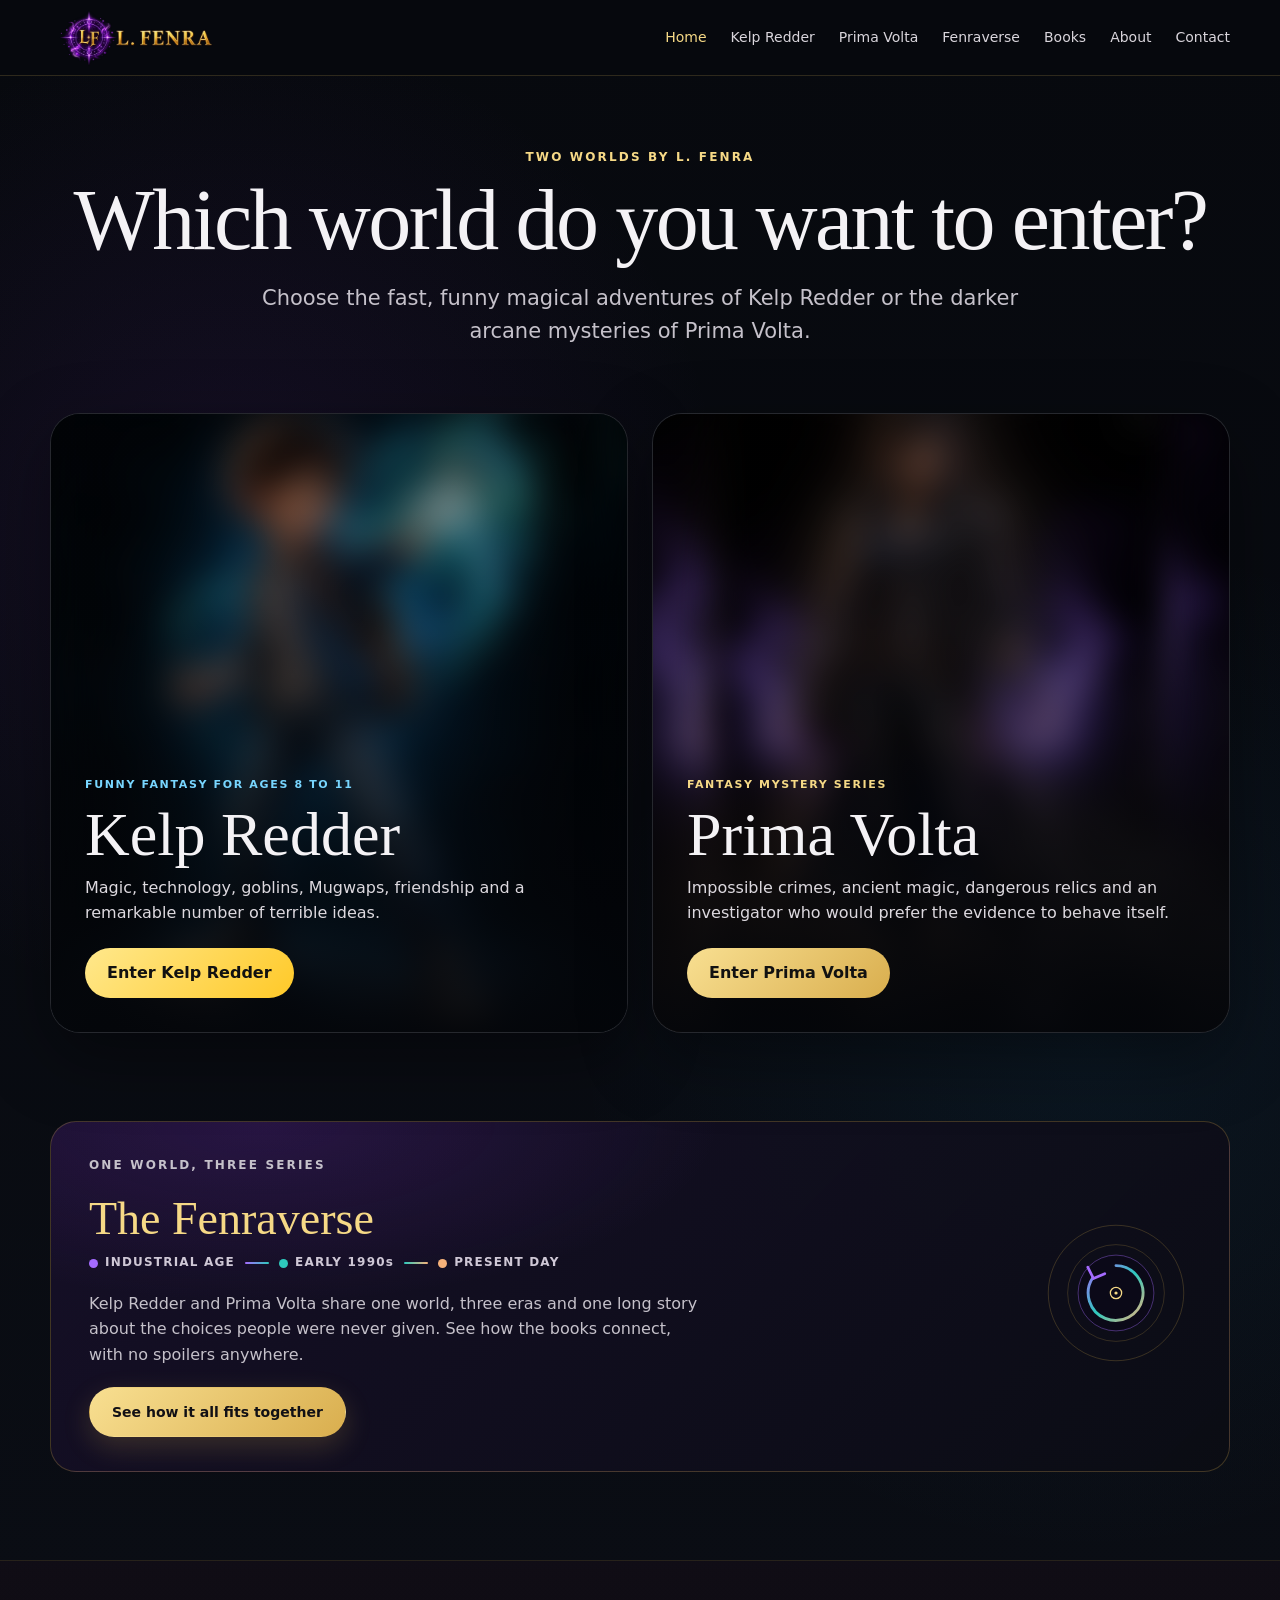
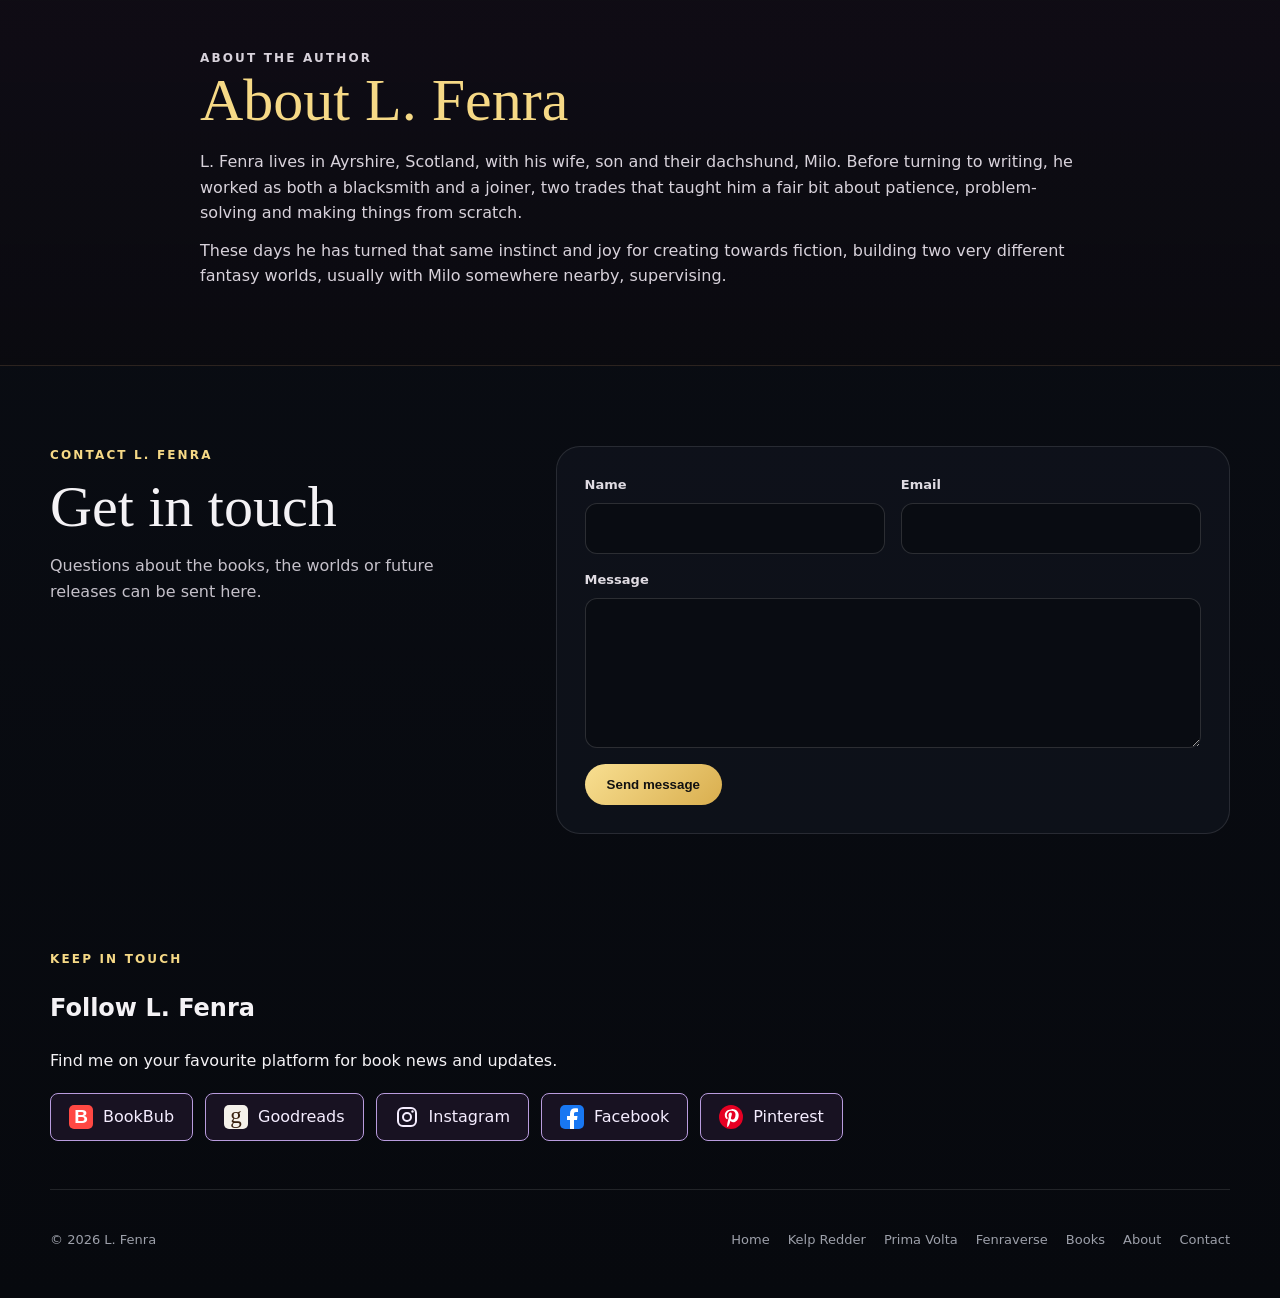
<file: index.html>
<!doctype html>
<html lang="en-GB">
<head>
<meta charset="utf-8">
<meta name="viewport" content="width=device-width, initial-scale=1">
<title>L. Fenra | Fantasy Author</title>
<meta name="description" content="The official website of L. Fenra, author of the Kelp Redder adventures and the Prima Volta fantasy mystery series.">
<meta name="theme-color" content="#07090e">
<link rel="stylesheet" href="site.css">
<link rel="icon" type="image/png" sizes="32x32" href="favicon.png">
<link rel="icon" type="image/x-icon" href="favicon.ico">
<link rel="shortcut icon" href="favicon.ico">
<link rel="apple-touch-icon" href="apple-touch-icon.png">
<meta name="p:domain_verify" content="3256aa5925d2396a55862b41ae127dfe"/>
<style>
.author-social { padding-top: 36px; padding-bottom: 48px; }
.author-social-links { display: flex; flex-wrap: wrap; gap: 12px; margin-top: 20px; }
.social-icon { flex: 0 0 24px; display: block; }
.author-social-links a { gap: 10px; display: inline-flex; align-items: center; justify-content: center; min-height: 44px; padding: 10px 18px; border: 1px solid #b99cde; border-radius: 8px; background: #181222; color: #f5edff; text-decoration: none; }
.author-social-links a:hover { background: #322241; }
.author-social-links a:focus-visible { outline: 3px solid #e6c676; outline-offset: 4px; }

/* Keep the complete video visible. While it plays, the still image behind it is
   enlarged, softened and darkened to fill the wider card without black bars. */
.kelp-intro-video,.prima-intro-video {
  position:absolute;
  inset:0;
  z-index:1;
  width:100%;
  height:100%;
  object-fit:contain;
  object-position:center center;
  background:transparent;
}
.world-kelp .world-art,.world-prima .world-art {
  position:absolute;
  inset:0;
  width:100%;
  height:100%;
  object-fit:cover !important;
  object-position:center center !important;
  transition:filter .35s ease,transform .35s ease;
}
.world-card.video-playing .world-art {
  transform:scale(1.09);
  filter:blur(16px) brightness(.55) saturate(.9);
}
.kelp-intro-video.kelp-intro-finished,.prima-intro-video.prima-intro-finished { display:none; }

/* The Fenraverse signpost, sitting under the two world cards. */
.fv-band { padding: 0 0 88px; }
.fv-band-card {
  display:grid; grid-template-columns:1fr auto; gap:34px; align-items:center;
  padding:34px 38px; border-radius:26px; text-decoration:none;
  border:1px solid rgba(201,162,74,.28);
  background:radial-gradient(760px 300px at 18% 0%,rgba(111,45,176,.22),transparent 60%),linear-gradient(135deg,rgba(23,16,41,.92),rgba(11,13,20,.96));
  transition:transform .3s ease,border-color .3s ease,box-shadow .3s ease;
}
.fv-band-card:hover { transform:translateY(-4px); border-color:var(--gold); box-shadow:0 22px 56px rgba(0,0,0,.34); }
.fv-band-card:focus-visible { outline:3px solid var(--gold2); outline-offset:4px; }
.fv-band-card h2 { margin:0 0 10px; font:500 clamp(30px,3.6vw,46px)/1.05 Georgia,"Times New Roman",serif; color:var(--gold2); }
.fv-band-card p { margin:0 0 20px; max-width:620px; color:var(--muted); }
.fv-band-eras { display:flex; align-items:center; gap:10px; margin-bottom:18px; flex-wrap:wrap; }
.fv-band-eras span { display:inline-flex; align-items:center; gap:7px; font-size:12px; font-weight:800; letter-spacing:.1em; color:#cfc8d6; }
.fv-band-eras i { width:9px; height:9px; border-radius:50%; display:block; }
.fv-band-eras .line { width:24px; height:2px; border-radius:2px; background:linear-gradient(90deg,#a56bff,#2ec9bd); }
.fv-band-eras .line2 { width:24px; height:2px; border-radius:2px; background:linear-gradient(90deg,#2ec9bd,#f6b27a); }
.fv-band-art { flex:0 0 auto; }
@media(max-width:860px){
  .fv-band-card { grid-template-columns:1fr; gap:24px; padding:28px 22px; }
  .fv-band-art { order:-1; margin:0 auto; }
}
.world-kelp .world-copy,.world-prima .world-copy { z-index:3; }
.world-kelp::after,.world-prima::after { z-index:2; }
</style>
</head>
<body class="home-page">
<header class="site-header" data-mobile-menu>
  <a class="brand" href="index.html" aria-label="L. Fenra home"><img class="brand-logo" src="site-logo.webp" alt="L. Fenra"></a>
  <button class="menu-toggle" type="button" aria-label="Open menu" aria-expanded="false"><span></span><span></span><span></span></button>
  <nav class="site-nav" aria-label="Main navigation"><a class="current" href="index.html">Home</a><a href="kelp-redder.html">Kelp Redder</a><a href="prima-volta.html">Prima Volta</a><a href="fenraverse.html">Fenraverse</a><a href="#series">Books</a><a href="#about">About</a><a href="#contact">Contact</a></nav>
</header>
<main>
  <section class="page-shell home-hero">
    <p class="eyebrow">TWO WORLDS BY L. FENRA</p>
    <h1 class="display-title">Which world do you want to enter?</h1>
    <p class="intro">Choose the fast, funny magical adventures of Kelp Redder or the darker arcane mysteries of Prima Volta.</p>
  </section>

  <section class="page-shell worlds" id="series" aria-label="Choose a series">
    <a class="world-card world-kelp video-playing" href="kelp-redder.html">
      <img class="world-art" src="landing-kelp-magic-v4.webp" alt="Kelp Redder casting blue-green magic">
      <video class="kelp-intro-video" data-kelp-intro autoplay muted playsinline preload="auto" aria-hidden="true">
        <source src="landing-kelp-intro.mp4" type="video/mp4">
      </video>
      <div class="world-copy"><span class="world-label">FUNNY FANTASY FOR AGES 8 TO 11</span><h2>Kelp Redder</h2><p>Magic, technology, goblins, Mugwaps, friendship and a remarkable number of terrible ideas.</p><span class="enter">Enter Kelp Redder</span></div>
    </a>

    <a class="world-card world-prima video-playing" href="prima-volta.html">
      <img class="world-art" src="landing-prima-video-final.webp" alt="Prima Volta surrounded by purple magic">
      <video class="prima-intro-video" data-prima-intro autoplay muted playsinline preload="auto" aria-hidden="true">
        <source src="landing-prima-intro.mp4" type="video/mp4">
      </video>
      <div class="world-copy"><span class="world-label">FANTASY MYSTERY SERIES</span><h2>Prima Volta</h2><p>Impossible crimes, ancient magic, dangerous relics and an investigator who would prefer the evidence to behave itself.</p><span class="enter">Enter Prima Volta</span></div>
    </a>
  </section>

  <section class="page-shell fv-band" aria-label="The Fenraverse">
    <a class="fv-band-card" href="fenraverse.html">
      <div>
        <p class="eyebrow">ONE WORLD, THREE SERIES</p>
        <h2>The Fenraverse</h2>
        <div class="fv-band-eras">
          <span><i style="background:#a56bff"></i>INDUSTRIAL AGE</span>
          <i class="line" aria-hidden="true"></i>
          <span><i style="background:#2ec9bd"></i>EARLY 1990s</span>
          <i class="line2" aria-hidden="true"></i>
          <span><i style="background:#f6b27a"></i>PRESENT DAY</span>
        </div>
        <p>Kelp Redder and Prima Volta share one world, three eras and one long story about the choices people were never given. See how the books connect, with no spoilers anywhere.</p>
        <span class="button gold">See how it all fits together</span>
      </div>
      <div class="fv-band-art" aria-hidden="true">
        <svg width="150" height="150" viewBox="0 0 186 186" fill="none">
          <defs><linearGradient id="bandThread" x1="58" y1="58" x2="128" y2="128" gradientUnits="userSpaceOnUse"><stop stop-color="#a56bff"/><stop offset=".5" stop-color="#2ec9bd"/><stop offset="1" stop-color="#f6b27a"/></linearGradient></defs>
          <circle cx="93" cy="93" r="84" stroke="rgba(201,162,74,.3)" stroke-width="1"/>
          <circle cx="93" cy="93" r="60" stroke="rgba(201,162,74,.26)" stroke-width="1"/>
          <circle cx="93" cy="93" r="47" fill="rgba(10,8,24,.6)" stroke="rgba(165,107,255,.4)" stroke-width="1.2"/>
          <path d="M93 59a34 34 0 1 1-29 15.5" stroke="url(#bandThread)" stroke-width="3.6" stroke-linecap="round" fill="none"/>
          <path d="M58 61l7 14 14-6" stroke="#a56bff" stroke-width="3.4" stroke-linecap="round" stroke-linejoin="round" fill="none"/>
          <circle cx="93" cy="93" r="7" fill="none" stroke="#f6d986" stroke-width="1.6"/>
          <circle cx="93" cy="93" r="2" fill="#f6d986"/>
        </svg>
      </div>
    </a>
  </section>

  <section class="author-home" id="about">
    <div class="page-shell author-inner">
      <p class="eyebrow">ABOUT THE AUTHOR</p>
      <h2>About L. Fenra</h2>
      <p>L. Fenra lives in Ayrshire, Scotland, with his wife, son and their dachshund, Milo. Before turning to writing, he worked as both a blacksmith and a joiner, two trades that taught him a fair bit about patience, problem-solving and making things from scratch.</p>
      <p>These days he has turned that same instinct and joy for creating towards fiction, building two very different fantasy worlds, usually with Milo somewhere nearby, supervising.</p>
    </div>
  </section>

  <section class="page-shell contact" id="contact">
    <div class="contact-inner">
      <div class="contact-copy"><p class="eyebrow">CONTACT L. FENRA</p><h2>Get in touch</h2><p>Questions about the books, the worlds or future releases can be sent here.</p></div>
      <form class="contact-form" action="https://formspree.io/f/mvkogrjk" method="POST">
        <div class="contact-row"><div class="field"><label for="name">Name</label><input id="name" name="name" autocomplete="name" required></div><div class="field"><label for="email">Email</label><input id="email" type="email" name="email" autocomplete="email" required></div></div>
        <div class="field"><label for="message">Message</label><textarea id="message" name="message" required></textarea></div>
        <button type="submit">Send message</button>
      </form>
    </div>
  </section>
  <section class="page-shell author-social" aria-labelledby="follow-heading">
    <p class="eyebrow">KEEP IN TOUCH</p>
    <h2 id="follow-heading">Follow L. Fenra</h2>
    <p>Find me on your favourite platform for book news and updates.</p>
    <nav class="author-social-links" aria-label="Author profiles">
      <a href="https://www.bookbub.com/profile/l-fenra"><svg class="social-icon" viewBox="0 0 24 24" width="24" height="24" aria-hidden="true" focusable="false"><rect width="24" height="24" rx="5" fill="#ff4843"/><text x="12" y="18" text-anchor="middle" font-family="Arial,sans-serif" font-weight="bold" font-size="19" fill="white">B</text></svg><span>BookBub</span></a>
      <a href="https://www.goodreads.com/author/show/71916438.L_Fenra"><svg class="social-icon" viewBox="0 0 24 24" width="24" height="24" aria-hidden="true" focusable="false"><rect width="24" height="24" rx="5" fill="#f4f1ea"/><text x="12" y="18" text-anchor="middle" font-family="Georgia,serif" font-size="23" fill="#382110">g</text></svg><span>Goodreads</span></a>
      <a href="https://www.instagram.com/lordfenra/"><svg class="social-icon" viewBox="0 0 24 24" width="24" height="24" aria-hidden="true" focusable="false"><g fill="none" stroke="currentColor" stroke-width="2"><rect x="3" y="3" width="18" height="18" rx="5"/><circle cx="12" cy="12" r="4"/></g><circle cx="17.5" cy="6.5" r="1.2" fill="currentColor"/></svg><span>Instagram</span></a>
      <a href="https://www.facebook.com/profile.php?id=61593368082248"><svg class="social-icon" viewBox="0 0 24 24" width="24" height="24" aria-hidden="true" focusable="false"><rect width="24" height="24" rx="5" fill="#1877f2"/><path fill="white" d="M14 24v-9h3l.5-4H14V9c0-1.2.4-2 2-2h2V3.4c-.7-.1-1.9-.2-3-.2-3 0-5 1.8-5 5.2V11H7v4h3v9z"/></svg><span>Facebook</span></a>
      <a href="https://uk.pinterest.com/LFenraauthor/"><svg class="social-icon" viewBox="0 0 24 24" width="24" height="24" aria-hidden="true" focusable="false"><circle cx="12" cy="12" r="12" fill="#e60023"/><path fill="white" d="M12.1 4.6c-4.2 0-6.3 3-6.3 5.5 0 1.9.7 3.5 2.2 4.1.2.1.4 0 .5-.3l.2-.9c.1-.3 0-.4-.2-.6-.4-.5-.7-1.2-.7-2.1 0-2.7 2-4.6 4.7-4.6 2.6 0 4 1.6 4 3.7 0 2.8-1.2 5.2-3 5.2-1 0-1.8-.8-1.5-1.8.3-1.3.9-2.8.9-3.8 0-.8-.5-1.5-1.4-1.5-1.1 0-2 1.2-2 2.8 0 1 .3 1.7.3 1.7l-1.4 5.9c-.4 1.8-.1 4-.1 4 .1.2.3.2.4.1 0 0 1.5-1.8 2-3.5l.7-2.7c.4.8 1.5 1.4 2.6 1.4 3.4 0 5.7-3.1 5.7-7.3 0-3.1-2.7-6-6.6-6z"/></svg><span>Pinterest</span></a>
    </nav>
  </section>
</main>
<footer style="flex-wrap:wrap"><span>© 2026 L. Fenra</span><div class="footer-links"><a href="index.html">Home</a><a href="kelp-redder.html">Kelp Redder</a><a href="prima-volta.html">Prima Volta</a><a href="fenraverse.html">Fenraverse</a><a href="#series">Books</a><a href="#about">About</a><a href="#contact">Contact</a></div></footer>
<script>
(function(){const header=document.querySelector('[data-mobile-menu]');if(!header)return;const button=header.querySelector('.menu-toggle');const nav=header.querySelector('.site-nav');button.addEventListener('click',()=>{const open=header.classList.toggle('menu-open');button.setAttribute('aria-expanded',open?'true':'false')});nav.querySelectorAll('a').forEach(a=>a.addEventListener('click',()=>{header.classList.remove('menu-open');button.setAttribute('aria-expanded','false')}));document.addEventListener('click',e=>{if(!header.contains(e.target)){header.classList.remove('menu-open');button.setAttribute('aria-expanded','false')}})})();
(function(){const video=document.querySelector('[data-kelp-intro]');if(!video)return;const card=video.closest('.world-card');const finish=()=>{video.classList.add('kelp-intro-finished');if(card)card.classList.remove('video-playing')};video.addEventListener('ended',finish,{once:true});video.addEventListener('error',finish,{once:true});const play=video.play();if(play&&typeof play.catch==='function')play.catch(finish)})();
(function(){const video=document.querySelector('[data-prima-intro]');if(!video)return;const card=video.closest('.world-card');const finish=()=>{video.classList.add('prima-intro-finished');if(card)card.classList.remove('video-playing')};video.addEventListener('ended',finish,{once:true});video.addEventListener('error',finish,{once:true});const play=video.play();if(play&&typeof play.catch==='function')play.catch(finish)})();
</script>
<script data-goatcounter="https://lfenra.goatcounter.com/count" async src="//gc.zgo.at/count.js"></script>
</body>
</html>
</file>
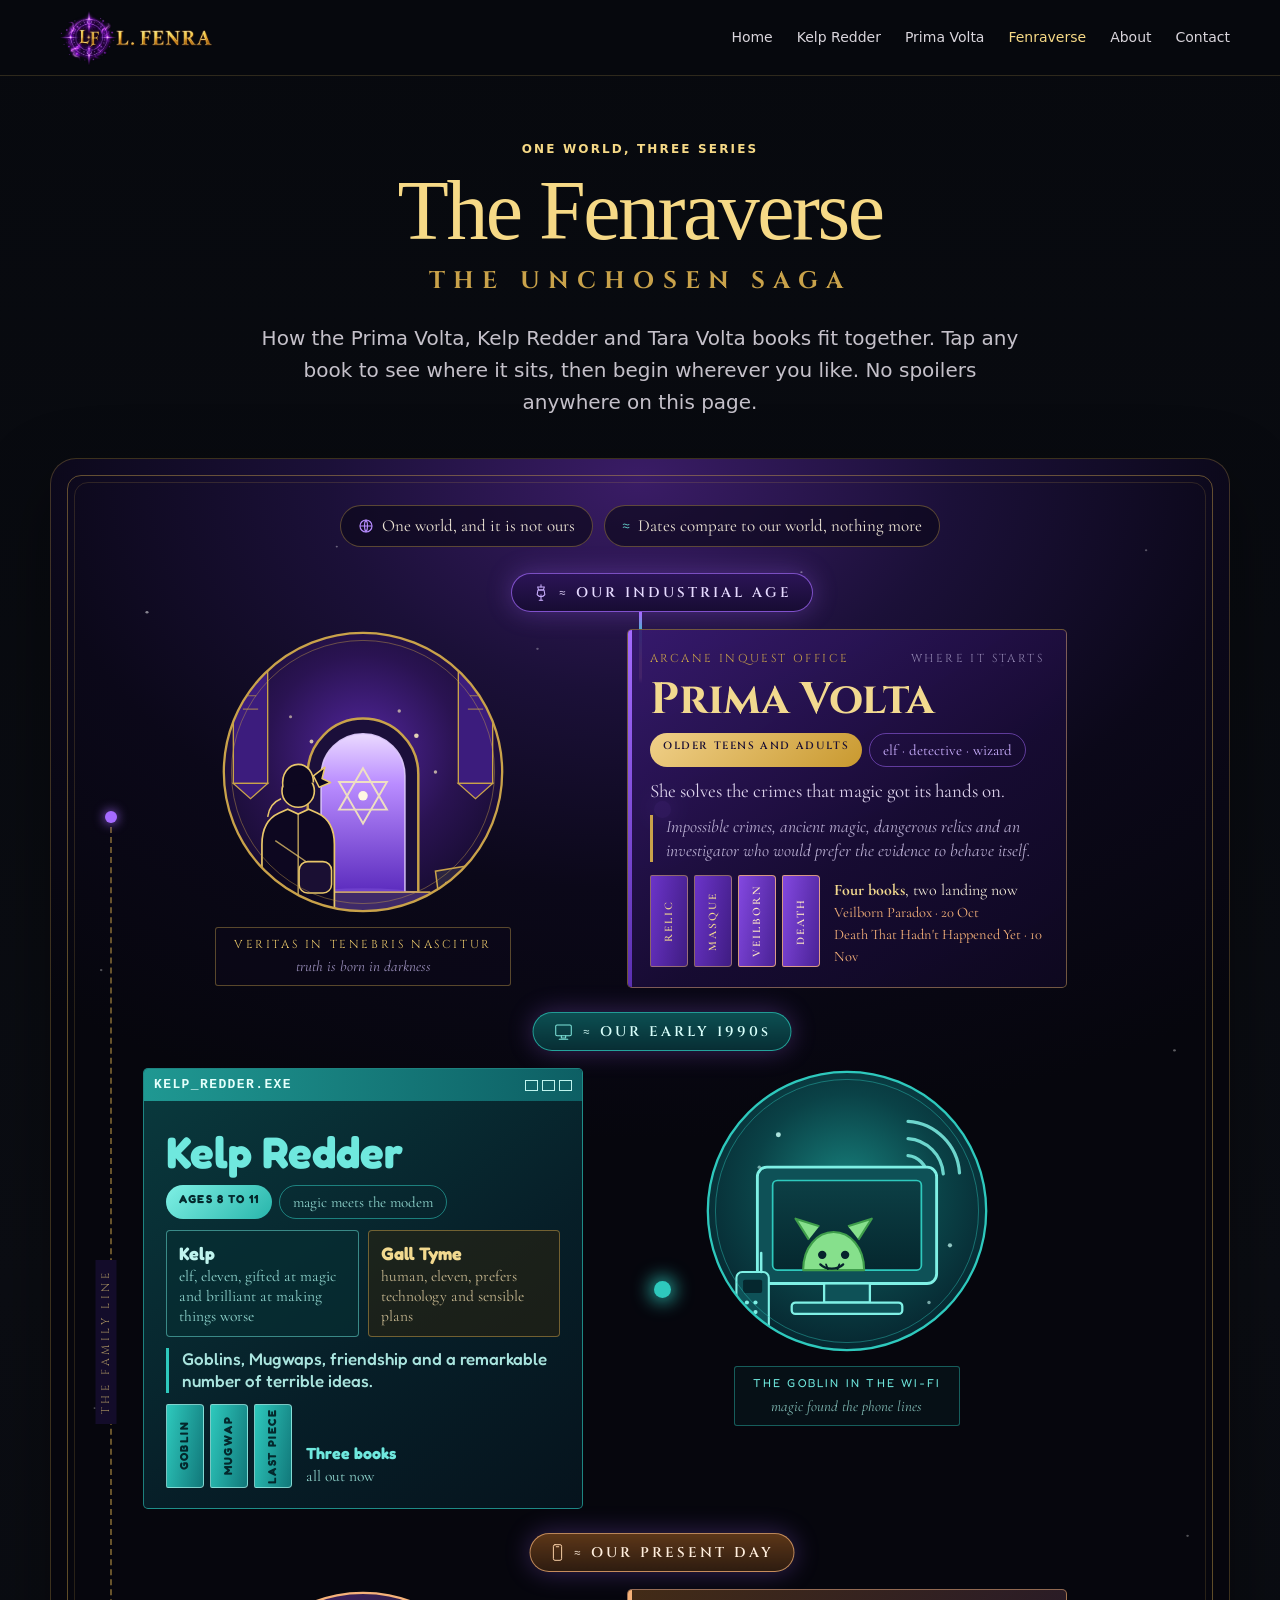
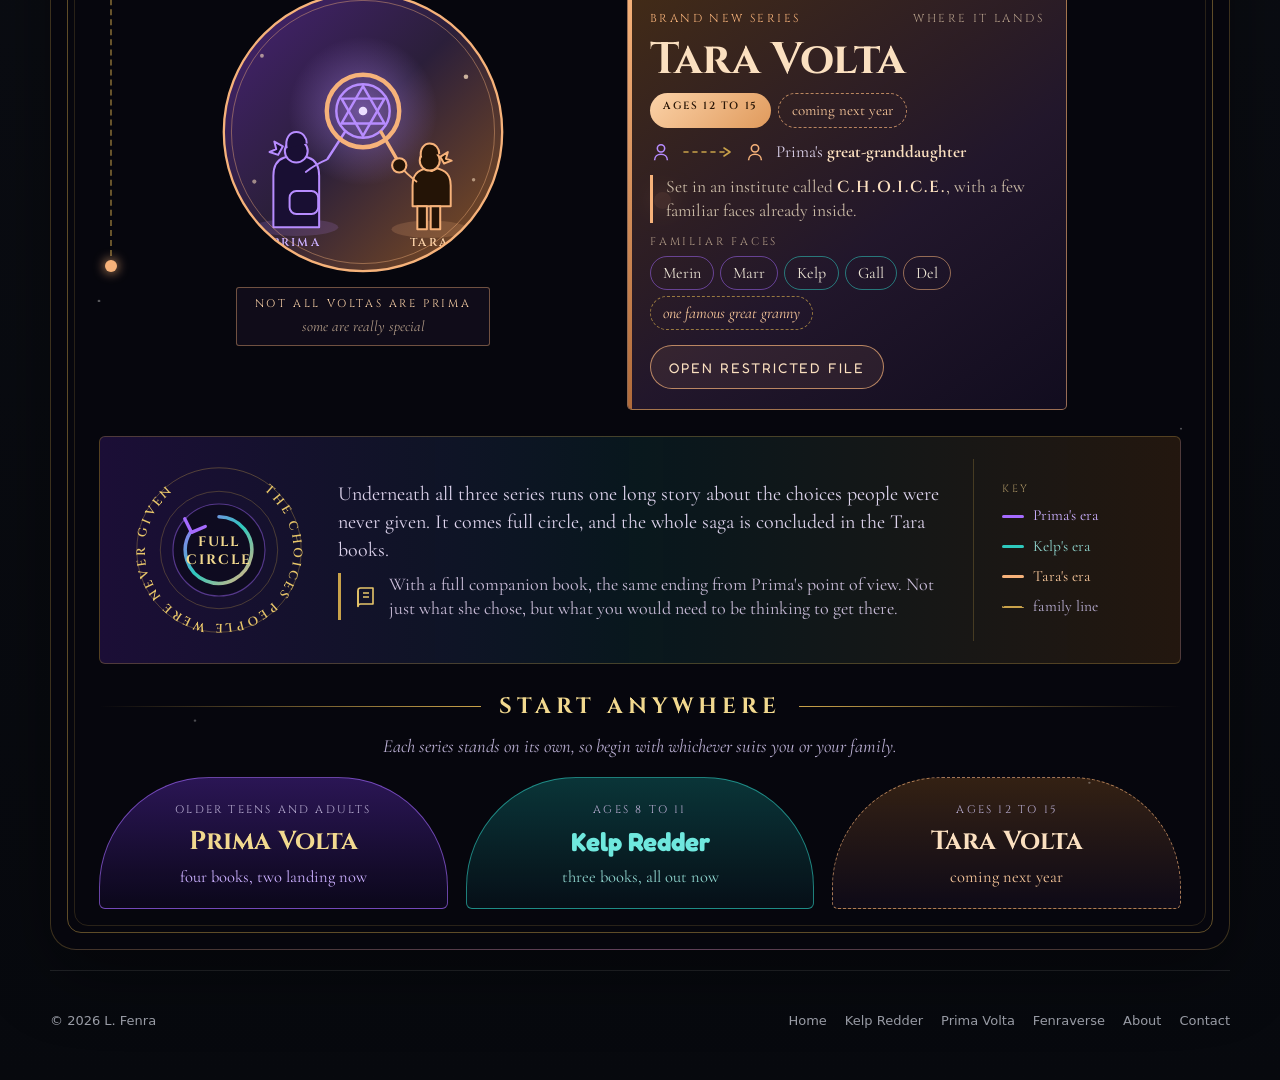
<file: fenraverse.html>
<!doctype html>
<html lang="en-GB">
<head>
<meta charset="utf-8">
<meta name="viewport" content="width=device-width, initial-scale=1">
<title>The Fenraverse | L. Fenra</title>
<meta name="description" content="How the Prima Volta, Kelp Redder and Tara Volta series connect. One world, three eras and one long story about the choices people were never given.">
<meta name="theme-color" content="#07090e">
<link rel="stylesheet" href="site.css">
<link rel="icon" type="image/png" sizes="32x32" href="favicon.png"><link rel="icon" type="image/x-icon" href="favicon.ico"><link rel="shortcut icon" href="favicon.ico"><link rel="apple-touch-icon" href="apple-touch-icon.png">
<link rel="preconnect" href="https://fonts.googleapis.com">
<link rel="preconnect" href="https://fonts.gstatic.com" crossorigin>
<link href="https://fonts.googleapis.com/css2?family=Cinzel:wght@500;600;700&family=Cormorant+Garamond:ital,wght@0,400;0,600;0,700;1,400&family=Fredoka:wght@500;600;700&display=swap" rel="stylesheet">
<style>
/* ============================================================
   The Fenraverse map. Everything is scoped under .fv so the
   infographic's own typography cannot leak into site chrome.
   ============================================================ */
.fv-hero{padding:64px 0 10px;text-align:center}
.fv-hero h1{font-size:clamp(46px,7vw,84px);color:var(--gold2)}
.fv-saga{margin:10px 0 0;font-family:'Cinzel',Georgia,serif;font-weight:700;font-size:clamp(15px,2.4vw,24px);letter-spacing:.34em;color:#c9a24a;text-transform:uppercase}
.fv-hero .intro{max-width:760px;margin:22px auto 0;color:var(--muted);font-size:clamp(16px,1.7vw,20px)}
.fv-wrap{padding:30px 0 20px}

.fv{
  position:relative;overflow:hidden;border-radius:var(--radius);
  border:1px solid rgba(201,162,74,.28);box-shadow:var(--shadow);
  background:radial-gradient(980px 660px at 50% 1%,#3a1c66 0%,#1b1038 32%,#0b0819 62%,#06060d 100%);
  font-family:'Cormorant Garamond',Georgia,serif;color:#ece4d4;
  padding:46px 48px 40px;display:flex;flex-direction:column;gap:26px;line-height:1.5;
}
.fv h2,.fv h3{margin:0}
.fv-frame1,.fv-frame2{position:absolute;pointer-events:none;border-radius:14px}
.fv-frame1{left:16px;top:16px;right:16px;bottom:16px;border:1px solid rgba(201,162,74,.45)}
.fv-frame2{left:23px;top:23px;right:23px;bottom:23px;border:1px solid rgba(201,162,74,.18)}
.fv-stars{position:absolute;left:0;top:0;width:100%;height:100%;pointer-events:none}

/* ---- chips ---- */
.fv-chips{display:flex;gap:11px;flex-wrap:wrap;justify-content:center}
.fv-chip{display:flex;align-items:center;gap:8px;border:1px solid rgba(201,162,74,.4);border-radius:999px;padding:7px 17px;background:rgba(12,9,26,.65);font-size:17px}

/* ---- the spine ---- */
.fv-spine{position:relative;padding-left:44px}
.fv-thread{position:absolute;left:calc(50% - 1.5px);top:10px;bottom:10px;width:3px;transform:scaleY(var(--p,0));transform-origin:top;
  background:linear-gradient(180deg,rgba(165,107,255,0) 0%,#a56bff 7%,#a56bff 30%,#2ec9bd 52%,#f6b27a 76%,#f6b27a 94%,rgba(246,178,122,0) 100%)}
.fv-family{position:absolute;left:0;top:17%;bottom:10%;width:24px}
.fv-family .dash{position:absolute;left:11px;top:0;bottom:0;border-left:2px dashed rgba(201,162,74,.5)}
.fv-family .dot{position:absolute;left:6px;width:12px;height:12px;border-radius:50%}
.fv-family .dot.a{top:-6px;background:#a56bff;box-shadow:0 0 12px #a56bff}
.fv-family .dot.b{bottom:-6px;background:#f6b27a;box-shadow:0 0 12px #f6b27a}
.fv-family .lbl{position:absolute;left:-3px;top:50%;transform:translateY(-50%) rotate(180deg);writing-mode:vertical-rl;font-family:'Cinzel',serif;font-size:11px;letter-spacing:3.4px;color:#a08a5e;background:#130c2a;padding:10px 2px}

.fv-era{position:relative;height:40px;margin-top:24px}
.fv-era.first{margin-top:0}
.fv-era .tag{position:absolute;left:50%;top:0;transform:translateX(-50%);display:flex;align-items:center;gap:9px;border-radius:999px;padding:8px 20px;white-space:nowrap;transition:box-shadow .5s ease}
.fv-era .tag span{font-family:'Cinzel',serif;font-size:14px;font-weight:600;letter-spacing:3px}
.fv-era .tag.p{border:1px solid rgba(165,107,255,.7);background:linear-gradient(180deg,#2b1456,#170c33)}
.fv-era .tag.p span{color:#e6daff}
.fv-era .tag.k{border:1px solid rgba(46,201,189,.7);background:linear-gradient(180deg,#0c4f52,#072e34)}
.fv-era .tag.k span{color:#d8fffb}
.fv-era .tag.t{border:1px solid rgba(246,178,122,.7);background:linear-gradient(180deg,#5c3618,#2e1c10)}
.fv-era .tag.t span{color:#ffeedd}

.fv-row{position:relative;display:flex;gap:44px;margin-top:16px;align-items:flex-start}
.fv-node{position:absolute;left:50%;top:50%;width:17px;height:17px;margin:-8px 0 0 -8px;border-radius:50%}
.fv-vig{width:440px;flex-shrink:0;display:flex;flex-direction:column;align-items:center;gap:12px}
.fv-vig svg{width:286px;height:286px}
.fv-cap{border-radius:3px;padding:8px 18px;text-align:center}
.fv-cap .t1{font-family:'Cinzel',serif;font-size:11.5px;letter-spacing:2.6px}
.fv-cap .t2{font-size:15px;font-style:italic;margin-top:2px}

.fv-card{width:440px;flex-shrink:0;position:relative;border-radius:5px;padding:20px 22px;display:flex;flex-direction:column;gap:11px}
.fv-card h2{font-family:'Cinzel',serif;font-weight:700;font-size:44px;line-height:1}
.fv-pill{font-family:'Cinzel',serif;font-size:10.5px;font-weight:600;letter-spacing:1.6px;border-radius:999px;padding:6px 13px}
.fv-meta{display:flex;justify-content:space-between;align-items:baseline;gap:12px}
.fv-meta div{font-family:'Cinzel',serif;font-size:11.5px;letter-spacing:2.4px}
.fv-tags{display:flex;gap:7px;flex-wrap:wrap}
.fv-lead{font-size:19px;line-height:1.35;color:#ddd3ec}
.fv-quote{border-left:3px solid #c9a24a;padding-left:13px;font-size:17.5px;font-style:italic;line-height:1.35;color:#b9aed2}

/* clickable book spines */
.fv-spines{display:flex;gap:6px;align-items:flex-end;margin-top:2px;flex-wrap:wrap}
.fv-book{width:38px;height:92px;border-radius:2px 4px 4px 2px;display:flex;align-items:center;justify-content:center;border:1px solid;cursor:pointer;padding:0;font:inherit}
.fv-book span{writing-mode:vertical-rl;transform:rotate(180deg);font-size:11.5px;font-weight:600;letter-spacing:2px;white-space:nowrap}
.fv-book:focus-visible{outline:3px solid #f6d986;outline-offset:3px}

/* Prima */
.fv-prima{background:linear-gradient(145deg,rgba(56,26,112,.92),rgba(24,12,52,.94) 58%,rgba(14,8,32,.96));border:1px solid rgba(201,162,74,.5)}
.fv-prima::before{content:"";position:absolute;left:0;top:0;bottom:0;width:4px;background:linear-gradient(180deg,#a56bff,#5a2fb0);border-radius:5px 0 0 5px}
.fv-prima h2{color:#f2d98f}
.fv-pill.gold{color:#1a0f33;background:linear-gradient(135deg,#f0d089,#c9992f)}
.fv-tags .o{font-size:15px;color:#cbb0ff;border:1px solid rgba(165,107,255,.5);border-radius:999px;padding:5px 13px}

/* Kelp */
.fv-kelp{border:1px solid rgba(46,201,189,.6);background:linear-gradient(145deg,rgba(10,62,66,.94),rgba(7,32,42,.95) 60%,rgba(6,20,30,.96));overflow:hidden;padding:0}
.fv-win{display:flex;align-items:center;justify-content:space-between;background:linear-gradient(90deg,#1f9892,#0d5f64);padding:6px 10px}
.fv-win .t{font-family:ui-monospace,'Courier New',monospace;font-size:13px;font-weight:700;letter-spacing:1.4px;color:#e4fffb}
.fv-win .b{display:flex;gap:4px}
.fv-win .b i{display:block;width:13px;height:11px;border:1.5px solid #bff4ee}
.fv-kbody{padding:18px 22px 20px;display:flex;flex-direction:column;gap:11px}
.fv-kbody h2{font-family:'Fredoka',sans-serif;font-weight:700;font-size:44px;line-height:1;color:#6fe8de}
.fv-pill.teal{font-family:'Fredoka',sans-serif;font-size:11.5px;font-weight:700;letter-spacing:1.2px;color:#04282c;background:linear-gradient(135deg,#7ff0e5,#28b5ab)}
.fv-tags .t{font-size:15px;color:#8fd4cd;border:1px solid rgba(46,201,189,.55);border-radius:999px;padding:5px 13px}
.fv-people{display:flex;gap:9px}
.fv-person{flex:1;border-radius:4px;padding:9px 12px;cursor:pointer;transition:transform .25s ease,border-color .25s ease}
.fv-person:hover{transform:translateY(-3px)}
.fv-person:focus-visible{outline:3px solid #f6d986;outline-offset:3px}
.fv-person.k{border:1.5px solid rgba(111,232,222,.5);background:rgba(6,46,50,.7)}
.fv-person.k:hover{border-color:#6fe8de}
.fv-person.g{border:1.5px solid rgba(201,162,74,.5);background:rgba(44,36,16,.55)}
.fv-person.g:hover{border-color:#e8c66a}
.fv-person b{font-family:'Fredoka',sans-serif;font-weight:700;font-size:18px;display:block}
.fv-person.k b{color:#bff4ee}
.fv-person.g b{color:#f2d98f}
.fv-person small{display:block;font-size:15.5px;line-height:1.28}
.fv-person.k small{color:#8fd4cd}
.fv-person.g small{color:#c5b68f}
.fv-kquote{border-left:3px solid #2ec9bd;padding-left:13px;font-family:'Fredoka',sans-serif;font-weight:500;font-size:17px;line-height:1.33;color:#a9e4de}
.fv-kfoot{display:flex;gap:6px;align-items:flex-end;flex-wrap:wrap}
.fv-kfoot .fv-book{height:84px;background:linear-gradient(100deg,#2ec9bd,#11787a);border-color:rgba(191,244,238,.6)}
.fv-kfoot .fv-book span{font-family:'Fredoka',sans-serif;font-size:11.5px;font-weight:700;letter-spacing:1.4px;color:#04282c}
.fv-kfoot .more{flex:1;padding-left:8px;min-width:120px}
.fv-kfoot .more .a{font-family:'Fredoka',sans-serif;font-size:16px;color:#e4fffb}
.fv-kfoot .more .a strong{color:#6fe8de}
.fv-kfoot .more .b{font-size:15.5px;color:#8fd4cd}

/* Tara */
.fv-tara{border:1px solid rgba(246,178,122,.55);background:linear-gradient(145deg,rgba(74,48,24,.9),rgba(36,24,46,.94) 58%,rgba(18,13,32,.96))}
.fv-tara::before{content:"";position:absolute;left:0;top:0;bottom:0;width:4px;background:linear-gradient(180deg,#f6b27a,#b06a3a);border-radius:5px 0 0 5px}
.fv-tara h2{color:#fbe0c0}
.fv-pill.peach{color:#2a1708;background:linear-gradient(135deg,#fbd2a8,#e09a5c)}
.fv-tags .dash{font-size:15px;color:#f8c79b;border:1px dashed rgba(246,178,122,.7);border-radius:999px;padding:5px 13px}
.fv-lead2{display:flex;align-items:center;gap:10px;flex-wrap:wrap}
.fv-lead2 span{font-size:17px;color:#ddd3ec}
.fv-lead2 strong{color:#fbe0c0}
.fv-choice{border-left:3px solid #f6b27a;padding-left:13px;font-size:17.5px;line-height:1.35;color:#cdbda8}
.fv-choice strong{font-family:'Cinzel',serif;font-size:16px;letter-spacing:2px;color:#fbe0c0;font-weight:600}
.fv-faces .lbl{font-family:'Cinzel',serif;font-size:11px;letter-spacing:2.8px;color:#b09a86}
.fv-faces .list{display:flex;gap:6px;flex-wrap:wrap;margin-top:6px}
.fv-faces .list span{font-size:16px;color:#ece4d4;border:1px solid rgba(165,107,255,.5);border-radius:999px;padding:4px 12px}
.fv-faces .list span.k{border-color:rgba(46,201,189,.55)}
.fv-faces .list span.p{border-color:rgba(246,178,122,.55)}
.fv-faces .list span.gr{font-style:italic;color:#f8c79b;border:1px dashed rgba(201,162,74,.7)}
.fv-open{margin-top:4px;align-self:flex-start;font-family:'Fredoka',sans-serif;font-size:14px;letter-spacing:.14em;text-transform:uppercase;color:#fbe0c0;border:1px solid rgba(246,178,122,.7);border-radius:999px;padding:10px 18px;background:rgba(246,178,122,.08);cursor:pointer;min-height:44px}
.fv-open:hover{background:rgba(246,178,122,.18)}
.fv-open:focus-visible{outline:3px solid #f6d986;outline-offset:3px}

/* saga */
.fv-saga-box{position:relative;display:flex;align-items:center;gap:28px;border:1px solid rgba(201,162,74,.3);border-radius:6px;background:linear-gradient(90deg,rgba(42,20,82,.6),rgba(12,42,46,.5) 50%,rgba(60,38,18,.55));padding:22px 28px}
.fv-saga-txt{flex:1;display:flex;flex-direction:column;gap:9px;min-width:0}
.fv-saga-txt p{margin:0;font-size:20px;line-height:1.4;color:#ddd3ec}
.fv-saga-txt .note{display:flex;align-items:center;gap:11px;border-left:3px solid #c9a24a;padding-left:13px;font-size:18px;color:#c9bcd8;line-height:1.32}
.fv-saga-box .divider{width:1px;align-self:stretch;background:rgba(201,162,74,.26)}
.fv-key{width:150px;flex-shrink:0;display:flex;flex-direction:column;gap:7px}
.fv-key .k0{font-family:'Cinzel',serif;font-size:10.5px;letter-spacing:2.6px;color:#a08a5e}
.fv-key .r{display:flex;align-items:center;gap:9px;font-size:15.5px}
.fv-key i{display:block;width:22px;height:3px;border-radius:2px}

/* start anywhere */
.fv-start{display:flex;flex-direction:column;gap:12px;align-items:center}
.fv-start-hd{display:flex;align-items:center;gap:18px;width:100%}
.fv-start-hd .ln{flex:1;height:1px}
.fv-start-hd .ln.l{background:linear-gradient(90deg,transparent,#c9a24a)}
.fv-start-hd .ln.r{background:linear-gradient(270deg,transparent,#c9a24a)}
.fv-start-hd b{font-family:'Cinzel',serif;font-size:22px;font-weight:700;letter-spacing:5px;color:#f2d98f;white-space:nowrap}
.fv-start .lead3{font-size:18.5px;font-style:italic;color:#b9aed2;margin-top:-2px;text-align:center}
.fv-arches{display:flex;gap:18px;width:100%;margin-top:4px}
.fv-arch{flex:1;text-decoration:none;border-radius:110px 110px 6px 6px;padding:24px 14px 18px;display:flex;flex-direction:column;align-items:center;gap:4px;text-align:center;transition:transform .3s ease,background .3s ease}
.fv-arch .a{font-family:'Cinzel',serif;font-size:11px;letter-spacing:2.2px;color:#b9aed2}
.fv-arch .b{font-family:'Cinzel',serif;font-size:26px;font-weight:700}
.fv-arch .c{font-size:16.5px}
.fv-arch.p{border:1px solid rgba(165,107,255,.6);background:linear-gradient(180deg,rgba(62,30,124,.65),rgba(18,10,40,.5))}
.fv-arch.p .b{color:#f2d98f}.fv-arch.p .c{color:#cbb0ff}
.fv-arch.k{border:1px solid rgba(46,201,189,.6);background:linear-gradient(180deg,rgba(12,78,80,.65),rgba(8,26,34,.5))}
.fv-arch.k .b{font-family:'Fredoka',sans-serif;color:#6fe8de}.fv-arch.k .c{color:#8fd4cd}
.fv-arch.t{border:1px dashed rgba(246,178,122,.65);background:linear-gradient(180deg,rgba(90,56,26,.55),rgba(24,16,34,.5))}
.fv-arch.t .b{color:#fbe0c0}.fv-arch.t .c{color:#f8c79b}
a.fv-arch:hover{transform:translateY(-5px);background-color:rgba(255,255,255,.04)}
a.fv-arch:focus-visible{outline:3px solid #f6d986;outline-offset:4px}

/* ---- scroll motion ---- */
.fv-rv{opacity:0;transform:translateY(26px);transition:opacity 1.4s ease,transform 1.4s ease;transition-delay:var(--d,0ms)}
.fv-rv.in{opacity:1;transform:none}
.fv-row .fv-vig,.fv-row .fv-card{opacity:0;transition:opacity 2.8s ease,transform 2.8s cubic-bezier(.2,.8,.2,1)}
.fv-row .fv-vig{transform:translateX(-90px) scale(.9)}
.fv-row .fv-card{transform:translateX(90px);transition-delay:.5s}
.fv-row.flip .fv-vig{transform:translateX(90px) scale(.9)}
.fv-row.flip .fv-card{transform:translateX(-90px)}
.fv-row.in .fv-vig,.fv-row.in .fv-card{opacity:1;transform:none}
.fv-row .fv-vig svg{transform:rotate(-30deg) scale(.7);transition:transform 4s cubic-bezier(.2,.8,.2,1)}
.fv-row.in .fv-vig svg{transform:none}
.fv-book.fv-rv{opacity:0;transform:translateY(24px) scale(.5);transition:opacity 1.6s ease,transform 1.8s cubic-bezier(.34,1.56,.64,1)}
.fv-book.fv-rv.in{opacity:1;transform:none}
.fv-era.in .tag{box-shadow:0 0 26px rgba(165,107,255,.3)}
.fv-saga-box svg{transition:transform 5s cubic-bezier(.2,.8,.2,1)}
.fv-saga-box.fv-rv svg{transform:rotate(-200deg)}
.fv-saga-box.fv-rv.in svg{transform:none}
.fv-start .fv-arch{opacity:0;transform:translateY(50px);transition:opacity 2.2s ease,transform 2.2s cubic-bezier(.2,.8,.2,1)}
.fv-start.in .fv-arch{opacity:1;transform:none}
.fv-start.in .fv-arch:nth-child(2){transition-delay:.5s}
.fv-start.in .fv-arch:nth-child(3){transition-delay:1s}
@media(prefers-reduced-motion:reduce){
  .fv-rv,.fv-row .fv-vig,.fv-row .fv-card,.fv-row .fv-vig svg,.fv-book.fv-rv,.fv-saga-box svg,.fv-start .fv-arch{opacity:1!important;transform:none!important;transition:none!important}
  .fv-thread{transform:scaleY(1)!important}
}

/* ---- popup ---- */
.fv-modal{position:fixed;inset:0;display:none;align-items:center;justify-content:center;z-index:60;padding:16px;background:rgba(3,2,8,.82);backdrop-filter:blur(4px)}
.fv-modal.open{display:flex;animation:fvFade .3s ease}
@keyframes fvFade{from{opacity:0}to{opacity:1}}
.fv-panel{position:relative;max-width:760px;width:100%;max-height:92vh;overflow:auto;padding:30px 26px 24px;border-radius:18px;
  background:linear-gradient(180deg,#171029,#0b0716);border:1px solid rgba(165,107,255,.28);box-shadow:0 30px 80px rgba(0,0,0,.6);
  font-family:'Cormorant Garamond',Georgia,serif;color:#ece4d4}
.fv-close{position:absolute;top:8px;right:12px;background:none;border:none;color:#b9abd6;font-size:32px;cursor:pointer;line-height:1;width:44px;height:44px}
.fv-close:hover{color:#fff}
.fv-close:focus-visible{outline:3px solid #f6d986;outline-offset:2px;border-radius:8px}
.fv-grid{display:grid;grid-template-columns:200px 1fr;gap:24px;align-items:start}
.fv-grid .fv-coverlink{display:block;border-radius:8px;border:1px solid rgba(165,107,255,.28);overflow:hidden;transition:transform .3s ease,box-shadow .3s ease,border-color .3s ease}
.fv-grid .fv-coverlink:hover{transform:translateY(-4px);box-shadow:0 16px 34px rgba(0,0,0,.5);border-color:#f6d986}
.fv-grid .fv-coverlink:focus-visible{outline:3px solid #f6d986;outline-offset:3px}
.fv-grid .fv-coverlink img{display:block;width:100%}
.fv-grid .ser{font-family:'Fredoka',sans-serif;font-size:13px;letter-spacing:.16em;text-transform:uppercase;margin-bottom:8px}
.fv-grid h3{font-family:'Cinzel',serif;font-size:24px;line-height:1.2;color:#f2d98f}
.fv-grid p{margin:10px 0;font-size:19px;line-height:1.42;color:#ddd3ec}
.fv-pics{display:grid;grid-template-columns:repeat(3,1fr);gap:10px;margin:18px 0 6px}
.fv-pic{background:rgba(255,255,255,.03);border:1px solid rgba(165,107,255,.24);border-radius:10px;padding:10px 8px;text-align:center}
.fv-pic svg{width:56px;height:56px;display:block;margin:0 auto 6px}
.fv-pic b{display:block;font-family:'Fredoka',sans-serif;font-weight:600;font-size:13px;letter-spacing:.07em;margin-bottom:2px}
.fv-pic i{display:block;font-size:15px;color:#b9abd6;line-height:1.3;font-style:italic}
.fv-buy-row{display:flex;justify-content:center;margin-top:24px}
.fv-buy{display:flex;align-items:flex-end;justify-content:center;width:250px;height:122px;border-radius:0 0 126px 126px;text-align:center;padding-bottom:26px;text-decoration:none;
  font-family:'Fredoka',sans-serif;font-size:14px;letter-spacing:.14em;text-transform:uppercase;border:2px solid;border-top:none;transition:background .3s ease}
.fv-buy.p{border-color:#a56bff;color:#c9a9ff}
.fv-buy.k{border-color:#2ec9bd;color:#6fe8de}
.fv-buy:hover{background:rgba(255,255,255,.06)}
.fv-buy:focus-visible{outline:3px solid #f6d986;outline-offset:3px}
.fv-info-img{width:100%;max-width:290px;display:block;margin:0 auto;border-radius:10px;border:1px solid rgba(165,107,255,.28)}
.fv-info-tag{font-family:'Fredoka',sans-serif;font-size:13px;letter-spacing:.16em;text-transform:uppercase;text-align:center;margin:0 0 8px}
.fv-info-title{font-family:'Cinzel',serif;font-size:25px;text-align:center;margin:0 0 16px;color:#f2d98f}
.fv-info-txt{font-size:19px;line-height:1.46;color:#ddd3ec;margin:14px 0 0;text-align:center}
.fv-secret{text-align:center;padding:20px 6px 6px}
.fv-secret .stamp{display:inline-block;font-family:'Fredoka',sans-serif;font-weight:700;letter-spacing:.2em;color:#ff8a7a;border:3px double #ff8a7a;padding:14px 18px;transform:rotate(-3deg);font-size:clamp(14px,3.4vw,18px);line-height:1.5}
.fv-secret h3{font-family:'Cinzel',serif;margin:28px 0 0;font-size:26px;color:#fbe0c0}
.fv-secret p{color:#b9abd6;font-style:italic;max-width:520px;margin:14px auto 0;font-size:18px}
.fv-secret .red{display:inline-block;background:#1a1a1a;color:#1a1a1a;padding:0 7px;border-radius:3px;user-select:none}

/* ---- responsive ---- */
@media(max-width:1100px){
  .fv{padding:40px 26px 32px}
}
@media(max-width:960px){
  .fv-spine{padding-left:0}
  .fv-family,.fv-thread{display:none}
  .fv-era{height:auto;margin-top:22px;display:flex;justify-content:center}
  .fv-era .tag{position:static;transform:none}
  .fv-row{flex-direction:column;align-items:center;gap:18px;margin-top:10px}
  .fv-node{display:none}
  .fv-vig,.fv-card{width:100%;max-width:460px}
  .fv-row .fv-vig,.fv-row .fv-card{transform:translateY(40px)}
  .fv-row.flip .fv-vig,.fv-row.flip .fv-card{transform:translateY(40px)}
  .fv-saga-box{flex-direction:column;text-align:center}
  .fv-saga-box .divider{display:none}
  .fv-key{width:auto;align-items:center}
  .fv-arches{flex-direction:column;align-items:center}
  .fv-arch{width:100%;max-width:360px}
}
@media(max-width:720px){
  .fv{padding:30px 16px 26px;gap:22px;border-radius:18px}
  .fv-frame1,.fv-frame2{display:none}
  .fv-vig svg{width:100%;max-width:240px;height:auto}
  .fv-card h2,.fv-kbody h2{font-size:34px}
  .fv-people{flex-direction:column}
  .fv-start-hd b{font-size:17px;letter-spacing:3px}
  .fv-saga-txt p{font-size:18px}
  .fv-grid{grid-template-columns:1fr}
  .fv-grid .fv-coverlink{max-width:210px;margin:0 auto}
  .fv-pics{grid-template-columns:1fr 1fr}
  .fv-panel{padding:28px 18px 20px}
}
@media(max-width:430px){
  .fv-chip{font-size:15px;padding:6px 13px}
  .fv-pics{grid-template-columns:1fr}
}
</style>
</head>
<body class="series-page fenraverse-page">
<header class="site-header" data-mobile-menu>
  <a class="brand" href="index.html" aria-label="L. Fenra home"><img class="brand-logo" src="site-logo.webp" alt="L. Fenra"></a>
  <button class="menu-toggle" type="button" aria-label="Open menu" aria-expanded="false"><span></span><span></span><span></span></button>
  <nav class="site-nav" aria-label="Main navigation"><a href="index.html">Home</a><a href="kelp-redder.html">Kelp Redder</a><a href="prima-volta.html">Prima Volta</a><a class="current" href="fenraverse.html">Fenraverse</a><a href="index.html#about">About</a><a href="index.html#contact">Contact</a></nav>
</header>
<main>

  <section class="page-shell fv-hero" aria-label="The Fenraverse">
    <p class="eyebrow">ONE WORLD, THREE SERIES</p>
    <h1 class="display-title">The Fenraverse</h1>
    <p class="fv-saga">The Unchosen Saga</p>
    <p class="intro">How the Prima Volta, Kelp Redder and Tara Volta books fit together. Tap any book to see where it sits, then begin wherever you like. No spoilers anywhere on this page.</p>
  </section>

  <section class="page-shell fv-wrap" aria-label="Map of the Fenraverse">
  <div class="fv">
    <div class="fv-frame1" aria-hidden="true"></div>
    <div class="fv-frame2" aria-hidden="true"></div>
    <svg class="fv-stars" viewBox="0 0 1080 2290" preserveAspectRatio="none" aria-hidden="true">
      <g fill="#ffffff">
        <circle cx="88" cy="168" r="1.4" opacity=".5"/><circle cx="262" cy="96" r="1" opacity=".35"/>
        <circle cx="446" cy="208" r="1.2" opacity=".3"/><circle cx="688" cy="124" r="1" opacity=".4"/>
        <circle cx="872" cy="226" r="1.5" opacity=".45"/><circle cx="1004" cy="100" r="1.1" opacity=".3"/>
        <circle cx="46" cy="560" r="1.2" opacity=".3"/><circle cx="1030" cy="648" r="1.3" opacity=".35"/>
        <circle cx="40" cy="1040" r="1" opacity=".3"/><circle cx="1042" cy="1180" r="1.2" opacity=".3"/>
        <circle cx="44" cy="1580" r="1.3" opacity=".32"/><circle cx="1036" cy="1720" r="1" opacity=".3"/>
        <circle cx="132" cy="2040" r="1.2" opacity=".28"/><circle cx="952" cy="2108" r="1.1" opacity=".3"/>
      </g>
    </svg>

    <div class="fv-chips fv-rv">
      <div class="fv-chip">
        <svg width="16" height="16" viewBox="0 0 24 24" fill="none" stroke="#b78cff" stroke-width="1.8" aria-hidden="true"><circle cx="12" cy="12" r="9"/><path d="M3 12h18M12 3c3 3.2 3 14.8 0 18M12 3c-3 3.2-3 14.8 0 18"/></svg>
        <span>One world, and it is not ours</span>
      </div>
      <div class="fv-chip">
        <span style="font-family:'Cinzel',serif;color:#6fe8de">&asymp;</span>
        <span>Dates compare to our world, nothing more</span>
      </div>
    </div>

    <!-- ===== THE SPINE ===== -->
    <div class="fv-spine">
      <div class="fv-thread"></div>
      <div class="fv-family" aria-hidden="true">
        <div class="dash"></div><div class="dot a"></div><div class="dot b"></div><div class="lbl">THE FAMILY LINE</div>
      </div>

      <div class="fv-era first fv-rv"><div class="tag p">
        <svg width="18" height="19" viewBox="0 0 42 44" fill="none" stroke="#cbb0ff" stroke-width="2.4" stroke-linecap="round" stroke-linejoin="round" aria-hidden="true"><path d="M21 4v5"/><path d="M13 9h16l-2.5 7h-11z"/><path d="M14 16h14l2 11a11 11 0 0 1-18 0z"/><path d="M17 40h8"/><path d="M21 27v13"/></svg>
        <span>&asymp; OUR INDUSTRIAL AGE</span></div></div>

      <!-- PRIMA -->
      <div class="fv-row fv-rv" id="prima">
        <div class="fv-node" style="background:#a56bff;box-shadow:0 0 18px 4px rgba(165,107,255,.8)"></div>

        <div class="fv-vig">
          <svg data-round="prima" tabindex="0" role="button" viewBox="0 0 300 300" aria-label="What the archway represents. A stone archway filled with purple light, with Prima standing before it in a long coat">
            <defs>
              <radialGradient id="pBg" cx="50%" cy="42%" r="62%"><stop offset="0" stop-color="#52269e"/><stop offset=".55" stop-color="#2a1352"/><stop offset="1" stop-color="#140b2c"/></radialGradient>
              <linearGradient id="pPortal" x1="150" y1="104" x2="150" y2="272" gradientUnits="userSpaceOnUse"><stop stop-color="#f0e2ff"/><stop offset=".35" stop-color="#b98cff"/><stop offset="1" stop-color="#5f2fc0"/></linearGradient>
              <clipPath id="pClip"><circle cx="150" cy="150" r="146"/></clipPath>
            </defs>
            <circle cx="150" cy="150" r="146" fill="url(#pBg)"/>
            <g clip-path="url(#pClip)">
              <rect x="14" y="30" width="36" height="132" fill="#3c1c7d" stroke="#c9a24a" stroke-width="1.4"/>
              <path d="M14 162h36l-18 16z" fill="#3c1c7d" stroke="#c9a24a" stroke-width="1.4"/>
              <path d="M24 56h16M26 70h12M24 84h16" stroke="#c9a24a" stroke-width="1.2" opacity=".65"/>
              <rect x="250" y="30" width="36" height="132" fill="#3c1c7d" stroke="#c9a24a" stroke-width="1.4"/>
              <path d="M250 162h36l-18 16z" fill="#3c1c7d" stroke="#c9a24a" stroke-width="1.4"/>
              <path d="M260 56h16M262 70h12M260 84h16" stroke="#c9a24a" stroke-width="1.2" opacity=".65"/>
              <path d="M92 276V152a58 58 0 0 1 116 0v124z" fill="#1b0f3a" stroke="#c9a24a" stroke-width="2.6"/>
              <path d="M106 276V154a44 44 0 0 1 88 0v122z" fill="url(#pPortal)"/>
              <path d="M106 276V154a44 44 0 0 1 88 0v122" fill="none" stroke="#e2cdff" stroke-width="1.6" opacity=".9"/>
              <g stroke="#f4e7bd" stroke-width="2" fill="none" opacity=".92"><path d="M150 146l25.1 43.5h-50.2z"/><path d="M150 204l-25.1-43.5h50.2z"/></g>
              <circle cx="150" cy="175" r="5" fill="#fff8e2"/>
              <path d="M62 300h176l-18-24H80z" fill="#241547" stroke="#c9a24a" stroke-width="1.6"/>
              <ellipse cx="150" cy="288" rx="92" ry="16" fill="#b98cff" opacity=".18"/>
              <g>
                <path d="M44 300V226c0-17 7-28 18-33l9-4 11 5 11-5 9 4c11 5 18 16 18 33v74z" fill="#0d0720"/>
                <path d="M44 300V226c0-17 7-28 18-33l9-4 11 5 11-5 9 4c11 5 18 16 18 33v74" fill="none" stroke="#e8c66a" stroke-width="1.8"/>
                <path d="M82 194v106" stroke="#e8c66a" stroke-width="1.5" opacity=".8"/>
                <path d="M58 222l44 30" stroke="#e8c66a" stroke-width="1.5" opacity=".75"/>
                <path d="M92 244h16a9 9 0 0 1 9 9v15a9 9 0 0 1-9 9H92a9 9 0 0 1-9-9v-15a9 9 0 0 1 9-9z" fill="#1a0f33" stroke="#e8c66a" stroke-width="1.6"/>
                <circle cx="82" cy="170" r="17" fill="#0d0720" stroke="#e8c66a" stroke-width="1.7"/>
                <path d="M66 166c-2-14 6-24 16-24s16 9 16 19" fill="#0d0720" stroke="#e8c66a" stroke-width="1.7"/>
                <path d="M98 154l12-9-3 12 9 4-12 5z" fill="#0d0720" stroke="#e8c66a" stroke-width="1.6" stroke-linejoin="round"/>
                <path d="M64 178c-10 4-13 12-14 19" fill="none" stroke="#e8c66a" stroke-width="1.6"/>
              </g>
              <path d="M232 300l-6-46 54-9 8 55z" fill="#2b2440" stroke="#c9a24a" stroke-width="1.6"/>
              <g stroke="#e8c66a" stroke-width="1.5" opacity=".8"><path d="M236 266l40-7M238 278l40-7M240 290l40-7"/></g>
              <g fill="#f4e7bd">
                <circle cx="206" cy="112" r="2.4" opacity=".9"/><circle cx="226" cy="150" r="1.8" opacity=".7"/>
                <circle cx="96" cy="118" r="2" opacity=".8"/><circle cx="74" cy="92" r="1.6" opacity=".6"/>
                <circle cx="188" cy="86" r="1.8" opacity=".65"/>
              </g>
            </g>
            <circle cx="150" cy="150" r="146" fill="none" stroke="#c9a24a" stroke-width="2.4"/>
            <circle cx="150" cy="150" r="138" fill="none" stroke="#c9a24a" stroke-width="1" opacity=".45"/>
          </svg>
          <div class="fv-cap" style="border:1px solid rgba(201,162,74,.42);background:rgba(12,9,26,.5)">
            <div class="t1" style="color:#e8c66a">VERITAS IN TENEBRIS NASCITUR</div>
            <div class="t2" style="color:#9a8fbb">truth is born in darkness</div>
          </div>
        </div>

        <div class="fv-card fv-prima">
          <div class="fv-meta"><div style="color:#c9a24a">ARCANE INQUEST OFFICE</div><div style="color:#8c80ab">WHERE IT STARTS</div></div>
          <h2>Prima Volta</h2>
          <div class="fv-tags">
            <span class="fv-pill gold">OLDER TEENS AND ADULTS</span>
            <span class="o">elf &middot; detective &middot; wizard</span>
          </div>
          <div class="fv-lead">She solves the crimes that magic got its hands on.</div>
          <div class="fv-quote">Impossible crimes, ancient magic, dangerous relics and an investigator who would prefer the evidence to behave itself.</div>
          <div class="fv-spines">
            <button class="fv-book fv-rv" data-book="relic" style="background:linear-gradient(100deg,#6b34c9,#3f1c82);border-color:rgba(201,162,74,.55);--d:0ms" aria-label="Relic, open details"><span style="color:#f2d98f">RELIC</span></button>
            <button class="fv-book fv-rv" data-book="masque" style="background:linear-gradient(100deg,#6b34c9,#3f1c82);border-color:rgba(201,162,74,.55);--d:80ms" aria-label="Masque, open details"><span style="color:#f2d98f">MASQUE</span></button>
            <button class="fv-book fv-rv" data-book="veilborn" style="background:linear-gradient(100deg,#8348e0,#4a2296);border-color:rgba(246,178,122,.8);--d:160ms" aria-label="Veilborn, open details"><span style="color:#ffe9c4">VEILBORN</span></button>
            <button class="fv-book fv-rv" data-book="death" style="background:linear-gradient(100deg,#8348e0,#4a2296);border-color:rgba(246,178,122,.8);--d:240ms" aria-label="Death, open details"><span style="color:#ffe9c4">DEATH</span></button>
            <div class="fv-kfoot" style="flex:1;padding-left:8px;display:block;min-width:140px">
              <div style="font-size:16px"><strong style="color:#f2d98f">Four books</strong>, two landing now</div>
              <div style="font-size:14.5px;color:#f6b27a;line-height:1.5">Veilborn Paradox &middot; 20 Oct<br>Death That Hadn't Happened Yet &middot; 10 Nov</div>
            </div>
          </div>
        </div>
      </div>

      <div class="fv-era fv-rv"><div class="tag k">
        <svg width="20" height="19" viewBox="0 0 46 44" fill="none" stroke="#7fe6dc" stroke-width="2.4" stroke-linecap="round" stroke-linejoin="round" aria-hidden="true"><rect x="5" y="7" width="36" height="25" rx="3"/><path d="M18 32v5h10v-5"/><path d="M13 40h20"/></svg>
        <span>&asymp; OUR EARLY 1990s</span></div></div>

      <!-- KELP -->
      <div class="fv-row fv-rv flip" id="kelp">
        <div class="fv-node" style="background:#2ec9bd;box-shadow:0 0 18px 4px rgba(46,201,189,.8)"></div>

        <div class="fv-card fv-kelp">
          <div class="fv-win"><div class="t">KELP_REDDER.EXE</div><div class="b"><i></i><i></i><i></i></div></div>
          <div class="fv-kbody">
            <h2>Kelp Redder</h2>
            <div class="fv-tags">
              <span class="fv-pill teal">AGES 8 TO 11</span>
              <span class="t">magic meets the modem</span>
            </div>
            <div class="fv-people">
              <div class="fv-person k" data-person="kelp" tabindex="0" role="button" aria-label="Kelp Redder, open details"><b>Kelp</b><small>elf, eleven, gifted at magic and brilliant at making things worse</small></div>
              <div class="fv-person g" data-person="gall" tabindex="0" role="button" aria-label="Gall Tyme, open details"><b>Gall Tyme</b><small>human, eleven, prefers technology and sensible plans</small></div>
            </div>
            <div class="fv-kquote">Goblins, Mugwaps, friendship and a remarkable number of terrible ideas.</div>
            <div class="fv-kfoot">
              <button class="fv-book fv-rv" data-book="goblin" style="--d:0ms" aria-label="Goblin in the Wi-Fi, open details"><span>GOBLIN</span></button>
              <button class="fv-book fv-rv" data-book="mugwap" style="--d:80ms" aria-label="The Mugwap, open details"><span>MUGWAP</span></button>
              <button class="fv-book fv-rv" data-book="lastpiece" style="--d:160ms" aria-label="The Last Piece, open details"><span>LAST PIECE</span></button>
              <div class="more"><div class="a"><strong>Three books</strong></div><div class="b">all out now</div></div>
            </div>
          </div>
        </div>

        <div class="fv-vig">
          <svg data-round="kelp" tabindex="0" role="button" viewBox="0 0 300 300" aria-label="What the monitor represents. A computer monitor with a grinning goblin climbing out of the screen and wi-fi waves above it">
            <defs>
              <radialGradient id="kBg" cx="50%" cy="42%" r="62%"><stop offset="0" stop-color="#17807c"/><stop offset=".55" stop-color="#0a4247"/><stop offset="1" stop-color="#06222c"/></radialGradient>
              <linearGradient id="kScreen" x1="150" y1="118" x2="150" y2="214" gradientUnits="userSpaceOnUse"><stop stop-color="#0c3f45"/><stop offset="1" stop-color="#05272e"/></linearGradient>
              <clipPath id="kClip"><circle cx="150" cy="150" r="146"/></clipPath>
            </defs>
            <circle cx="150" cy="150" r="146" fill="url(#kBg)"/>
            <g clip-path="url(#kClip)">
              <g stroke="#7ff0e5" stroke-width="3.4" stroke-linecap="round" fill="none" opacity=".85">
                <path d="M214 92a22 22 0 0 1 20 20"/><path d="M214 74a40 40 0 0 1 37 37"/><path d="M214 56a58 58 0 0 1 54 54"/>
              </g>
              <circle cx="210" cy="110" r="4.6" fill="#7ff0e5"/>
              <rect x="56" y="104" width="188" height="122" rx="10" fill="#0e5157" stroke="#7ff0e5" stroke-width="3"/>
              <rect x="72" y="118" width="156" height="94" rx="5" fill="url(#kScreen)" stroke="#2ec9bd" stroke-width="1.8"/>
              <rect x="126" y="226" width="48" height="20" fill="#0e5157" stroke="#7ff0e5" stroke-width="2.4"/>
              <rect x="92" y="246" width="116" height="12" rx="4" fill="#0e5157" stroke="#7ff0e5" stroke-width="2.4"/>
              <g>
                <path d="M104 212c0-24 15-40 32-40s32 16 32 40z" fill="#86e08c" stroke="#3f9e4b" stroke-width="2.2" stroke-linejoin="round"/>
                <path d="M110 180l-14-22 25 8" fill="#86e08c" stroke="#3f9e4b" stroke-width="2.2" stroke-linejoin="round"/>
                <path d="M162 180l14-22-25 8" fill="#86e08c" stroke="#3f9e4b" stroke-width="2.2" stroke-linejoin="round"/>
                <circle cx="124" cy="196" r="4.4" fill="#06222c"/><circle cx="148" cy="196" r="4.4" fill="#06222c"/>
                <path d="M122 206c6 6 18 6 24 0" stroke="#06222c" stroke-width="2.4" stroke-linecap="round" fill="none"/>
                <path d="M128 206l2 5M142 206l-2 5" stroke="#06222c" stroke-width="1.8" stroke-linecap="round"/>
              </g>
              <g>
                <rect x="34" y="214" width="34" height="66" rx="6" fill="#0e5157" stroke="#7ff0e5" stroke-width="2.2"/>
                <rect x="41" y="222" width="20" height="14" rx="2" fill="#05272e"/>
                <path d="M60 214v-20" stroke="#7ff0e5" stroke-width="2.6" stroke-linecap="round"/>
                <g fill="#7ff0e5"><circle cx="45" cy="246" r="2.2"/><circle cx="54" cy="246" r="2.2"/><circle cx="45" cy="256" r="2.2"/><circle cx="54" cy="256" r="2.2"/><circle cx="45" cy="266" r="2.2"/><circle cx="54" cy="266" r="2.2"/></g>
              </g>
              <g fill="#bff4ee">
                <circle cx="78" cy="70" r="2.6" opacity=".9"/><circle cx="58" cy="104" r="1.8" opacity=".6"/>
                <circle cx="258" cy="186" r="2.2" opacity=".75"/><circle cx="236" cy="246" r="1.8" opacity=".6"/>
              </g>
            </g>
            <circle cx="150" cy="150" r="146" fill="none" stroke="#2ec9bd" stroke-width="2.4"/>
            <circle cx="150" cy="150" r="138" fill="none" stroke="#2ec9bd" stroke-width="1" opacity=".45"/>
          </svg>
          <div class="fv-cap" style="border:1px solid rgba(46,201,189,.42);background:rgba(6,26,32,.5)">
            <div class="t1" style="font-family:'Fredoka',sans-serif;color:#6fe8de;letter-spacing:2.2px">THE GOBLIN IN THE WI-FI</div>
            <div class="t2" style="color:#7fb8b2">magic found the phone lines</div>
          </div>
        </div>
      </div>

      <div class="fv-era fv-rv"><div class="tag t">
        <svg width="14" height="19" viewBox="0 0 34 44" fill="none" stroke="#fbd2a8" stroke-width="2.4" stroke-linecap="round" stroke-linejoin="round" aria-hidden="true"><rect x="7" y="3" width="20" height="38" rx="4"/><path d="M14 8h6"/></svg>
        <span>&asymp; OUR PRESENT DAY</span></div></div>

      <!-- TARA -->
      <div class="fv-row fv-rv" id="tara">
        <div class="fv-node" style="background:#f6b27a;box-shadow:0 0 18px 4px rgba(246,178,122,.8)"></div>

        <div class="fv-vig">
          <svg data-round="tara" tabindex="0" role="button" viewBox="0 0 300 300" aria-label="Restricted file. Prima and Tara, each with a line running to one purple star inside a purple circle, with Tara's orange circle drawn around the whole mark">
            <defs>
              <linearGradient id="tBg" x1="18" y1="18" x2="282" y2="282" gradientUnits="userSpaceOnUse"><stop offset="0" stop-color="#44226f"/><stop offset=".48" stop-color="#2b1f3a"/><stop offset="1" stop-color="#7d4d22"/></linearGradient>
              <radialGradient id="tGlowP" cx="50%" cy="50%" r="50%"><stop offset="0" stop-color="#b78cff" stop-opacity=".5"/><stop offset="1" stop-color="#b78cff" stop-opacity="0"/></radialGradient>
              <clipPath id="tClip"><circle cx="150" cy="150" r="146"/></clipPath>
            </defs>
            <circle cx="150" cy="150" r="146" fill="url(#tBg)"/>
            <g clip-path="url(#tClip)">
              <circle cx="150" cy="128" r="78" fill="url(#tGlowP)"/>
              <ellipse cx="80" cy="250" rx="44" ry="9" fill="#b78cff" opacity=".16"/>
              <ellipse cx="220" cy="252" rx="40" ry="9" fill="#f6b27a" opacity=".18"/>
              <g fill="#190f33" stroke="#b78cff" stroke-width="2.1" stroke-linejoin="round" stroke-linecap="round">
                <path d="M56 250v-54c0-11 5-17 11-19l6-2 7 3 7-3 6 2c6 2 11 8 11 19v54z"/>
                <path d="M90 192q10 -8 22 -13" fill="none" stroke-width="1.9"/>
                <circle cx="80" cy="170" r="12"/>
                <path d="M66 165l-9-5 2 8-7 3 9 3z"/>
                <path d="M80 212h16a7 7 0 0 1 7 7v10a7 7 0 0 1-7 7H80a7 7 0 0 1-7-7v-10a7 7 0 0 1 7-7z"/>
              </g>
              <path d="M70 167c-2-10 3-17 10-17s11 6 11 12" fill="#190f33" stroke="#b78cff" stroke-width="2.1" stroke-linejoin="round"/>
              <path d="M113 178L131 150" stroke="#b78cff" stroke-width="2.6" stroke-linecap="round"/>
              <g fill="none" stroke="#b78cff" stroke-width="2.6">
                <path d="M150 102l22.5 39h-45z"/><path d="M150 154l-22.5-39h45z"/><circle cx="150" cy="128" r="28"/>
              </g>
              <circle cx="150" cy="128" r="4.5" fill="#ece0ff"/>
              <circle cx="150" cy="128" r="38" fill="none" stroke="#f6b27a" stroke-width="4.6"/>
              <path d="M187 181L169 150" stroke="#f6b27a" stroke-width="3.6" stroke-linecap="round"/>
              <g fill="#241406" stroke="#f6b27a" stroke-width="2.1" stroke-linejoin="round" stroke-linecap="round">
                <path d="M202 228v-22c0-9 4-14 9-16l5-2 6 3 6-3 5 2c5 2 9 7 9 16v22z"/>
                <path d="M207 228h10v24h-10zM221 228h10v24h-10z"/>
                <path d="M206 202q-10 -8 -17 -16" fill="none" stroke-width="1.9"/>
                <circle cx="220" cy="180" r="10.5"/>
                <path d="M231 176l8-5-2 7 6 2-8 3z"/>
              </g>
              <path d="M211 177c-2-9 3-15 9-15s10 5 10 11" fill="#241406" stroke="#f6b27a" stroke-width="2.1" stroke-linejoin="round"/>
              <circle cx="188" cy="185" r="7.5" fill="#241406" stroke="#f6b27a" stroke-width="2.2"/>
              <text x="80" y="270" text-anchor="middle" font-family="Cinzel, serif" font-size="12" font-weight="600" letter-spacing="2.4" fill="#cbb0ff">PRIMA</text>
              <text x="220" y="270" text-anchor="middle" font-family="Cinzel, serif" font-size="12" font-weight="600" letter-spacing="2.4" fill="#fbd2a8">TARA</text>
              <g fill="#fbe0c0">
                <circle cx="258" cy="92" r="2.4" opacity=".75"/><circle cx="44" cy="70" r="2" opacity=".6"/>
                <circle cx="266" cy="200" r="1.8" opacity=".55"/><circle cx="36" cy="202" r="2.2" opacity=".55"/>
              </g>
            </g>
            <circle cx="150" cy="150" r="146" fill="none" stroke="#f6b27a" stroke-width="2.4"/>
            <circle cx="150" cy="150" r="138" fill="none" stroke="#f6b27a" stroke-width="1" opacity=".45"/>
          </svg>
          <div class="fv-cap" style="border:1px solid rgba(246,178,122,.42);background:rgba(26,18,38,.5)">
            <div class="t1" style="color:#fbd2a8;font-size:11px">NOT ALL VOLTAS ARE PRIMA</div>
            <div class="t2" style="color:#b09a86">some are really special</div>
          </div>
        </div>

        <div class="fv-card fv-tara">
          <div class="fv-meta"><div style="color:#f6b27a">BRAND NEW SERIES</div><div style="color:#b09a86">WHERE IT LANDS</div></div>
          <h2>Tara Volta</h2>
          <div class="fv-tags">
            <span class="fv-pill peach">AGES 12 TO 15</span>
            <span class="dash">coming next year</span>
          </div>
          <div class="fv-lead2">
            <svg width="22" height="22" viewBox="0 0 24 24" fill="none" stroke="#b78cff" stroke-width="1.7" aria-hidden="true"><circle cx="12" cy="8" r="4"/><path d="M5 21c0-4 3.2-6.5 7-6.5s7 2.5 7 6.5"/></svg>
            <svg width="52" height="12" viewBox="0 0 52 12" fill="none" aria-hidden="true"><path d="M2 6h44" stroke="#c9a24a" stroke-width="1.6" stroke-dasharray="4 5" stroke-linecap="round"/><path d="M42 2l6 4-6 4" stroke="#c9a24a" stroke-width="1.6" stroke-linecap="round" stroke-linejoin="round"/></svg>
            <svg width="22" height="22" viewBox="0 0 24 24" fill="none" stroke="#f6b27a" stroke-width="1.7" aria-hidden="true"><circle cx="12" cy="8" r="4"/><path d="M5 21c0-4 3.2-6.5 7-6.5s7 2.5 7 6.5"/></svg>
            <span>Prima's <strong>great-granddaughter</strong></span>
          </div>
          <div class="fv-choice">Set in an institute called <strong>C.H.O.I.C.E.</strong>, with a few familiar faces already inside.</div>
          <div class="fv-faces">
            <div class="lbl">FAMILIAR FACES</div>
            <div class="list">
              <span>Merin</span><span>Marr</span><span class="k">Kelp</span><span class="k">Gall</span><span class="p">Del</span>
              <span class="gr">one famous great granny</span>
            </div>
          </div>
          <button class="fv-open" type="button" data-round="tara">Open restricted file</button>
        </div>
      </div>
    </div>

    <!-- ===== THE SAGA ===== -->
    <div class="fv-saga-box fv-rv">
      <svg width="182" height="182" viewBox="0 0 186 186" fill="none" role="img" aria-label="One long story about the choices people were never given, and it comes full circle" style="flex-shrink:0">
        <defs>
          <path id="sagaRing" d="M93 17a76 76 0 1 1 0 152a76 76 0 1 1 0-152"/>
          <linearGradient id="threadGrad" x1="58" y1="58" x2="128" y2="128" gradientUnits="userSpaceOnUse"><stop stop-color="#a56bff"/><stop offset=".5" stop-color="#2ec9bd"/><stop offset="1" stop-color="#f6b27a"/></linearGradient>
        </defs>
        <circle cx="93" cy="93" r="84" stroke="rgba(201,162,74,0.35)" stroke-width="1"/>
        <circle cx="93" cy="93" r="60" stroke="rgba(201,162,74,0.3)" stroke-width="1"/>
        <text font-family="Cinzel, serif" font-size="12.5" font-weight="600" letter-spacing="3.1" fill="#e8c66a"><textPath href="#sagaRing" startOffset="50%" text-anchor="middle">THE CHOICES PEOPLE WERE NEVER GIVEN</textPath></text>
        <circle cx="93" cy="93" r="47" fill="rgba(10,8,24,0.65)" stroke="rgba(165,107,255,0.45)" stroke-width="1.2"/>
        <path d="M93 59a34 34 0 1 1-29 15.5" stroke="url(#threadGrad)" stroke-width="3.6" stroke-linecap="round" fill="none"/>
        <path d="M58 61l7 14 14-6" stroke="#a56bff" stroke-width="3.4" stroke-linecap="round" stroke-linejoin="round" fill="none"/>
        <text x="93" y="89" text-anchor="middle" font-family="Cinzel, serif" font-size="14" font-weight="700" letter-spacing="2" fill="#f2d98f">FULL</text>
        <text x="93" y="107" text-anchor="middle" font-family="Cinzel, serif" font-size="14" font-weight="700" letter-spacing="2" fill="#f2d98f">CIRCLE</text>
      </svg>
      <div class="fv-saga-txt">
        <p>Underneath all three series runs one long story about the choices people were never given. It comes full circle, and the whole saga is concluded in the Tara books.</p>
        <div class="note">
          <svg width="24" height="24" viewBox="0 0 24 24" fill="none" stroke="#e8c66a" stroke-width="1.6" stroke-linejoin="round" aria-hidden="true" style="flex-shrink:0"><path d="M4 5.5A2.5 2.5 0 0 1 6.5 3H19v16H6.5A2.5 2.5 0 0 0 4 21.5z"/><path d="M4 5.5v16"/><path d="M9 8h6M9 12h6"/></svg>
          <div>With a full companion book, the same ending from Prima's point of view. Not just what she chose, but what you would need to be thinking to get there.</div>
        </div>
      </div>
      <div class="divider"></div>
      <div class="fv-key">
        <div class="k0">KEY</div>
        <div class="r"><i style="background:#a56bff"></i><span style="color:#cbb0ff">Prima's era</span></div>
        <div class="r"><i style="background:#2ec9bd"></i><span style="color:#8fd4cd">Kelp's era</span></div>
        <div class="r"><i style="background:#f6b27a"></i><span style="color:#f8c79b">Tara's era</span></div>
        <div class="r"><i style="border-top:2px dashed #c9a24a;background:none;height:0"></i><span style="color:#b9aed2">family line</span></div>
      </div>
    </div>

    <!-- ===== START ANYWHERE ===== -->
    <div class="fv-start fv-rv">
      <div class="fv-start-hd"><div class="ln l"></div><b>START ANYWHERE</b><div class="ln r"></div></div>
      <div class="lead3">Each series stands on its own, so begin with whichever suits you or your family.</div>
      <div class="fv-arches">
        <a class="fv-arch p" href="prima-volta.html"><div class="a">OLDER TEENS AND ADULTS</div><div class="b">Prima Volta</div><div class="c">four books, two landing now</div></a>
        <a class="fv-arch k" href="kelp-redder.html"><div class="a">AGES 8 TO 11</div><div class="b">Kelp Redder</div><div class="c">three books, all out now</div></a>
        <div class="fv-arch t"><div class="a">AGES 12 TO 15</div><div class="b">Tara Volta</div><div class="c">coming next year</div></div>
      </div>
    </div>

  </div>
  </section>
</main>

<!-- popup -->
<div class="fv-modal" id="fvModal" role="dialog" aria-modal="true" aria-labelledby="fvTitle">
  <div class="fv-panel">
    <button class="fv-close" id="fvClose" type="button" aria-label="Close">&times;</button>
    <div id="fvBody"></div>
  </div>
</div>

<footer><span>&copy; 2026 L. Fenra</span><div class="footer-links"><a href="index.html">Home</a><a href="kelp-redder.html">Kelp Redder</a><a href="prima-volta.html">Prima Volta</a><a href="fenraverse.html">Fenraverse</a><a href="index.html#about">About</a><a href="index.html#contact">Contact</a></div></footer>

<script>
(function(){const header=document.querySelector('[data-mobile-menu]');if(!header)return;const button=header.querySelector('.menu-toggle'),nav=header.querySelector('.site-nav');button.addEventListener('click',()=>{const open=header.classList.toggle('menu-open');button.setAttribute('aria-expanded',open?'true':'false')});nav.querySelectorAll('a').forEach(a=>a.addEventListener('click',()=>{header.classList.remove('menu-open');button.setAttribute('aria-expanded','false')}));document.addEventListener('click',e=>{if(!header.contains(e.target)){header.classList.remove('menu-open');button.setAttribute('aria-expanded','false')}})})();

(function(){
  var ICON = {
    crystal:'<svg viewBox="0 0 64 64" fill="none" stroke="#b78cff" stroke-width="2.5" stroke-linejoin="round" aria-hidden="true"><path d="M32 6 L44 30 L32 58 L20 30 Z"/><path d="M20 30 H44"/><path d="M32 6 L26 30 L32 58 L38 30 Z" opacity=".5"/></svg>',
    mask:'<svg viewBox="0 0 64 64" fill="none" stroke="#c9a24a" stroke-width="2.5" stroke-linejoin="round" aria-hidden="true"><path d="M12 14 Q32 4 52 14 Q56 40 32 60 Q8 40 12 14 Z"/><path d="M20 28 Q26 24 30 30 Q26 34 20 28 Z" fill="#a56bff"/><path d="M44 28 Q38 24 34 30 Q38 34 44 28 Z" fill="#a56bff"/><path d="M26 46 Q32 50 38 46"/></svg>',
    door:'<svg viewBox="0 0 64 64" fill="none" stroke="#a56bff" stroke-width="2.5" aria-hidden="true"><path d="M14 58 V16 Q14 6 32 6 Q50 6 50 16 V58"/><path d="M32 6 V58" opacity=".6"/><circle cx="26" cy="34" r="1.6" fill="#c9a24a"/><path d="M4 58 H60" stroke="#c9a24a"/></svg>',
    cert:'<svg viewBox="0 0 64 64" fill="none" stroke="#f3ecff" stroke-width="2.5" stroke-linejoin="round" aria-hidden="true"><rect x="12" y="8" width="40" height="48" rx="2"/><path d="M20 20 H44 M20 28 H44 M20 36 H36"/><circle cx="40" cy="46" r="5" stroke="#a56bff"/></svg>',
    goblin:'<svg viewBox="0 0 64 64" fill="none" stroke="#e8e04a" stroke-width="2.5" stroke-linejoin="round" aria-hidden="true"><circle cx="32" cy="36" r="18"/><path d="M14 30 L4 24 M50 30 L60 24"/><path d="M32 18 V4 M26 8 L32 4 L38 8"/><circle cx="25" cy="34" r="2" fill="#e8e04a"/><circle cx="39" cy="34" r="2" fill="#e8e04a"/><path d="M24 44 Q32 50 40 44"/></svg>',
    router:'<svg viewBox="0 0 64 64" fill="none" stroke="#2ec9bd" stroke-width="2.5" stroke-linecap="round" aria-hidden="true"><rect x="12" y="34" width="40" height="18" rx="3"/><path d="M22 34 V18 M42 34 V18"/><path d="M14 22 Q32 6 50 22" opacity=".7"/><path d="M19 27 Q32 16 45 27" opacity=".7"/><circle cx="20" cy="43" r="2" fill="#2ec9bd"/><circle cx="28" cy="43" r="2" fill="#2ec9bd"/></svg>',
    beast:'<svg viewBox="0 0 64 64" fill="none" stroke="#a56bff" stroke-width="2.5" stroke-linejoin="round" aria-hidden="true"><path d="M8 40 Q14 14 32 16 Q50 14 56 40 Q48 56 32 54 Q16 56 8 40 Z"/><path d="M16 28 L12 18 M26 22 L24 12 M38 22 L40 12 M48 28 L52 18" stroke="#c9a24a"/><path d="M22 42 L26 48 L30 42 L34 48 L38 42"/></svg>',
    wall:'<svg viewBox="0 0 64 64" fill="none" stroke="#2ec9bd" stroke-width="2.5" aria-hidden="true"><path d="M6 56 V26 Q32 4 58 26 V56"/><path d="M18 56 V36 Q32 24 46 36 V56" opacity=".6"/><path d="M26 30 L30 36 L38 26 M32 38 V46" stroke="#6fe8de"/></svg>',
    stone:'<svg viewBox="0 0 64 64" fill="none" stroke="#c9a24a" stroke-width="2.5" stroke-linejoin="round" aria-hidden="true"><path d="M10 44 L20 18 L36 12 L52 24 L48 46 L30 54 Z"/><path d="M20 18 L30 34 L48 46 M30 34 L36 12" opacity=".6"/></svg>'
  };

  var BOOKS = {
    relic:{s:'Prima Volta',c:'p',img:'fv-relic.webp',buy:'https://mybook.to/4KHy4o6',cta:'Buy the book',
      t:'Prima Volta and the Relic That Refused to Die',
      b:'A relic that refuses to die, and a case file the Arcane Inquest Office cannot leave alone. Older teens and adults, in an industrial-age world where magic has its hands on the evidence.',
      pics:[['crystal','The relic','The thing that will not stay buried'],['stone','The city','Industrial-age ruin and old power'],['door','The veil','Where the Inquest goes when the rules run out']]},
    masque:{s:'Prima Volta',c:'p',img:'fv-masque.webp',buy:'https://mybook.to/wQideqS',cta:'Buy the book',
      t:'Prima Volta and the Masque of the Empty King',
      b:'A mask that holds a throne with nobody on it. The Inquest is pulled into a court of masks, banners and old oaths, where the question is what is wearing the face.',
      pics:[['mask','The masque','A face worn by something that is not there'],['crystal','Violet power','The purple light that answers the mask'],['wall','The court','Banners, arches and old oaths']]},
    veilborn:{s:'Prima Volta',c:'p',img:'fv-veilborn.webp',buy:'https://mybook.to/rjG3YV',cta:'Pre-order the book',
      t:'Prima Volta and the Veilborn Paradox',
      b:'Some things come through the veil and are not meant to be here. A door opens onto a figure that should not be possible, and the Inquest has to hold the paradox in a single room.',
      pics:[['door','The door','Where the veil is thin'],['beast','The figure','Something born on the far side'],['stone','Veritas','Truth is born in darkness']]},
    death:{s:'Prima Volta',c:'p',img:'fv-death.webp',buy:'https://mybook.to/R0a1B',cta:'Pre-order the book',
      t:"Prima Volta and the Death That Hadn't Happened Yet",
      b:'A death certificate for someone who is still alive, filed for an event that has not happened. The Inquest has to work out what the paper means before the future catches up with it.',
      pics:[['cert','The certificate','A death filed before it happens'],['wall','The city','Lit windows and a court of stone'],['crystal','The glow','The magic that marks what is coming']]},
    goblin:{s:'Kelp Redder',c:'k',img:'fv-goblin.webp',buy:'https://mybook.to/02WAw',cta:'Buy the book',
      t:'Kelp Redder and the Goblin in the Wi-Fi',
      b:'The Wi-Fi is broken, and that is the least of Kelp’s problems. A tiny goblin is trapped inside the router, and soon things are escaping from screens. Ages 8 to 11.',
      pics:[['router','The router','Where the goblin is trapped'],['goblin','The goblin','Grinning, pointing, up to no good'],['wall','The glitch','A flash of blue lightning']]},
    mugwap:{s:'Kelp Redder',c:'k',img:'fv-mugwap.webp',buy:'https://mybook.to/dn7V98U',cta:'Buy the book',
      t:'Kelp Redder and the Mugwap',
      b:'A stolen power, a huge problem and a friendship no one saw coming. Kelp and Gall are pulled into a new world where two groups are in danger and someone is stealing power on purpose.',
      pics:[['beast','The Mugwap','Huge, spiked and extremely annoyed'],['stone','Rocks and falls','A world coming apart underfoot'],['router','The tablet','New friends, new world, new wi-fi']]},
    lastpiece:{s:'Kelp Redder',c:'k',img:'fv-lastpiece.webp',buy:'https://mybook.to/ZmWTn6y',cta:'Buy the book',
      t:'Kelp Redder and the Last Piece',
      b:'The door is open and the Last Piece has been found. An ancient obsidian being has been hiding for a very good reason, and Kelp and Gall need every ally they have made.',
      pics:[['stone','The last piece','The one piece that was still missing'],['wall','The hall','Torches, banners and old runes'],['beast','The guardian','Violet lightning and a being of stone']]}
  };

  var ROUNDS = {
    prima:{t:'The Archway',tag:'Where it starts',c:'#b78cff',
      x:'The stone archway full of purple light is the way into Prima’s world. She stands before it in her long coat, and the motto carved under it reads “truth is born in darkness”. It stands for the Arcane Inquest Office and the cases that take her past the ordinary rules.'},
    kelp:{t:'The Goblin in the Wi-Fi',tag:'Early 1990s',c:'#6fe8de',
      x:'Magic found its way into the phone lines. The grinning goblin climbs out of the monitor while wi-fi waves rise above it, which is how the old magic of this world arrived through a very modern connection. Everything here is the everyday world with one strange thing badly wrong with it.'}
  };

  var PEOPLE = {
    kelp:{t:'Kelp Redder',sub:'Elf · Age 11',c:'#6fe8de',img:'kelp-character-elf.webp',alt:'Kelp Redder with pointed elf ears',
      x:'Magical, confident and usually responsible for the sentence, “What did you do?” Kelp believes most problems can be improved with magic. The evidence does not support this.'},
    gall:{t:'Gall Tyme',sub:'Human · Age 11',c:'#f2d98f',img:'gall-picture1.webp',alt:'Gall Tyme',
      x:'Practical, good with technology and sensible enough to recognise a terrible idea. Unfortunately, recognising one and stopping Kelp from doing it are very different skills.'}
  };

  var modal = document.getElementById('fvModal');
  var body  = document.getElementById('fvBody');
  var closeBtn = document.getElementById('fvClose');
  var lastFocus = null;

  function esc(s){ return String(s).replace(/&/g,'&amp;').replace(/</g,'&lt;').replace(/>/g,'&gt;').replace(/"/g,'&quot;'); }

  function show(html){
    lastFocus = document.activeElement;
    body.innerHTML = html;
    modal.classList.add('open');
    document.body.style.overflow = 'hidden';
    closeBtn.focus();
  }
  function hide(){
    modal.classList.remove('open');
    document.body.style.overflow = '';
    if(lastFocus && lastFocus.focus) lastFocus.focus();
  }

  function openBook(key){
    var b = BOOKS[key];
    if(!b) return;
    var pics = b.pics.map(function(p){
      return '<div class="fv-pic">'+ICON[p[0]]+'<b>'+esc(p[1])+'</b><i>'+esc(p[2])+'</i></div>';
    }).join('');
    show(
      '<div class="fv-grid">'+
        '<a class="fv-coverlink" href="'+b.buy+'" target="_blank" rel="noopener" aria-label="'+esc(b.t)+', '+esc(b.cta.toLowerCase())+'">'+
          '<img src="'+b.img+'" alt="Cover of '+esc(b.t)+'" loading="lazy">'+
        '</a>'+
        '<div>'+
          '<div class="ser" style="color:'+(b.c==='p'?'#b78cff':'#6fe8de')+'">'+esc(b.s)+'</div>'+
          '<h3 id="fvTitle">'+esc(b.t)+'</h3>'+
          '<p>'+esc(b.b)+'</p>'+
        '</div>'+
      '</div>'+
      '<div class="fv-pics">'+pics+'</div>'+
      '<div class="fv-buy-row"><a class="fv-buy '+b.c+'" href="'+b.buy+'" target="_blank" rel="noopener">'+esc(b.cta)+'</a></div>'
    );
  }

  function openSecret(){
    show(
      '<div class="fv-secret">'+
        '<div class="stamp">TOP SECRET<br>ARCANE INQUEST OFFICE ONLY</div>'+
        '<h3 id="fvTitle">Tara Volta</h3>'+
        '<p>This file is closed to the public. Ages 12 to 15, set in the present day at an institute called C.H.O.I.C.E. The Inquest does not discuss it, and the people inside it are not asking for permission.</p>'+
        '<p style="font-size:16px;margin-top:18px">Access: <span class="red">redacted</span> &middot; Opens next year</p>'+
      '</div>'
    );
  }

  function openRound(key){
    if(key === 'tara'){ openSecret(); return; }
    var r = ROUNDS[key];
    if(!r) return;
    show(
      '<div class="fv-info-tag" style="color:'+r.c+'">'+esc(r.tag)+'</div>'+
      '<h3 class="fv-info-title" id="fvTitle">'+esc(r.t)+'</h3>'+
      '<p class="fv-info-txt">'+esc(r.x)+'</p>'
    );
  }

  function openPerson(key){
    var p = PEOPLE[key];
    if(!p) return;
    show(
      '<div class="fv-info-tag" style="color:'+p.c+'">'+esc(p.sub)+'</div>'+
      '<h3 class="fv-info-title" id="fvTitle">'+esc(p.t)+'</h3>'+
      '<img class="fv-info-img" src="'+p.img+'" alt="'+esc(p.alt)+'" loading="lazy">'+
      '<p class="fv-info-txt">'+esc(p.x)+'</p>'
    );
  }

  function wire(selector, attr, handler){
    Array.prototype.forEach.call(document.querySelectorAll(selector), function(el){
      var run = function(){ handler(el.getAttribute(attr)); };
      el.addEventListener('click', run);
      if(el.tagName !== 'BUTTON'){
        el.addEventListener('keydown', function(e){
          if(e.key === 'Enter' || e.key === ' '){ e.preventDefault(); run(); }
        });
      }
    });
  }
  wire('[data-book]','data-book',openBook);
  wire('[data-round]','data-round',openRound);
  wire('[data-person]','data-person',openPerson);

  closeBtn.addEventListener('click', hide);
  modal.addEventListener('click', function(e){ if(e.target === modal) hide(); });
  document.addEventListener('keydown', function(e){
    if(e.key === 'Escape' && modal.classList.contains('open')) hide();
  });

  // scroll reveal
  var items = document.querySelectorAll('.fv-rv');
  if('IntersectionObserver' in window){
    var io = new IntersectionObserver(function(entries){
      entries.forEach(function(en){
        if(en.isIntersecting){ en.target.classList.add('in'); io.unobserve(en.target); }
      });
    },{threshold:.12, rootMargin:'0px 0px -6% 0px'});
    Array.prototype.forEach.call(items, function(el){ io.observe(el); });
  } else {
    Array.prototype.forEach.call(items, function(el){ el.classList.add('in'); });
  }

  // the saga thread draws itself down the spine as the reader scrolls
  var spine = document.querySelector('.fv-spine');
  function drawThread(){
    if(!spine) return;
    var r = spine.getBoundingClientRect();
    var p = (window.innerHeight * 0.75 - r.top) / r.height;
    p = Math.max(0, Math.min(1, p));
    spine.style.setProperty('--p', p.toFixed(3));
  }
  window.addEventListener('scroll', drawThread, {passive:true});
  window.addEventListener('resize', drawThread);
  drawThread();
})();
</script>
<script data-goatcounter="https://lfenra.goatcounter.com/count" async src="//gc.zgo.at/count.js"></script>
</body>
</html>
</file>
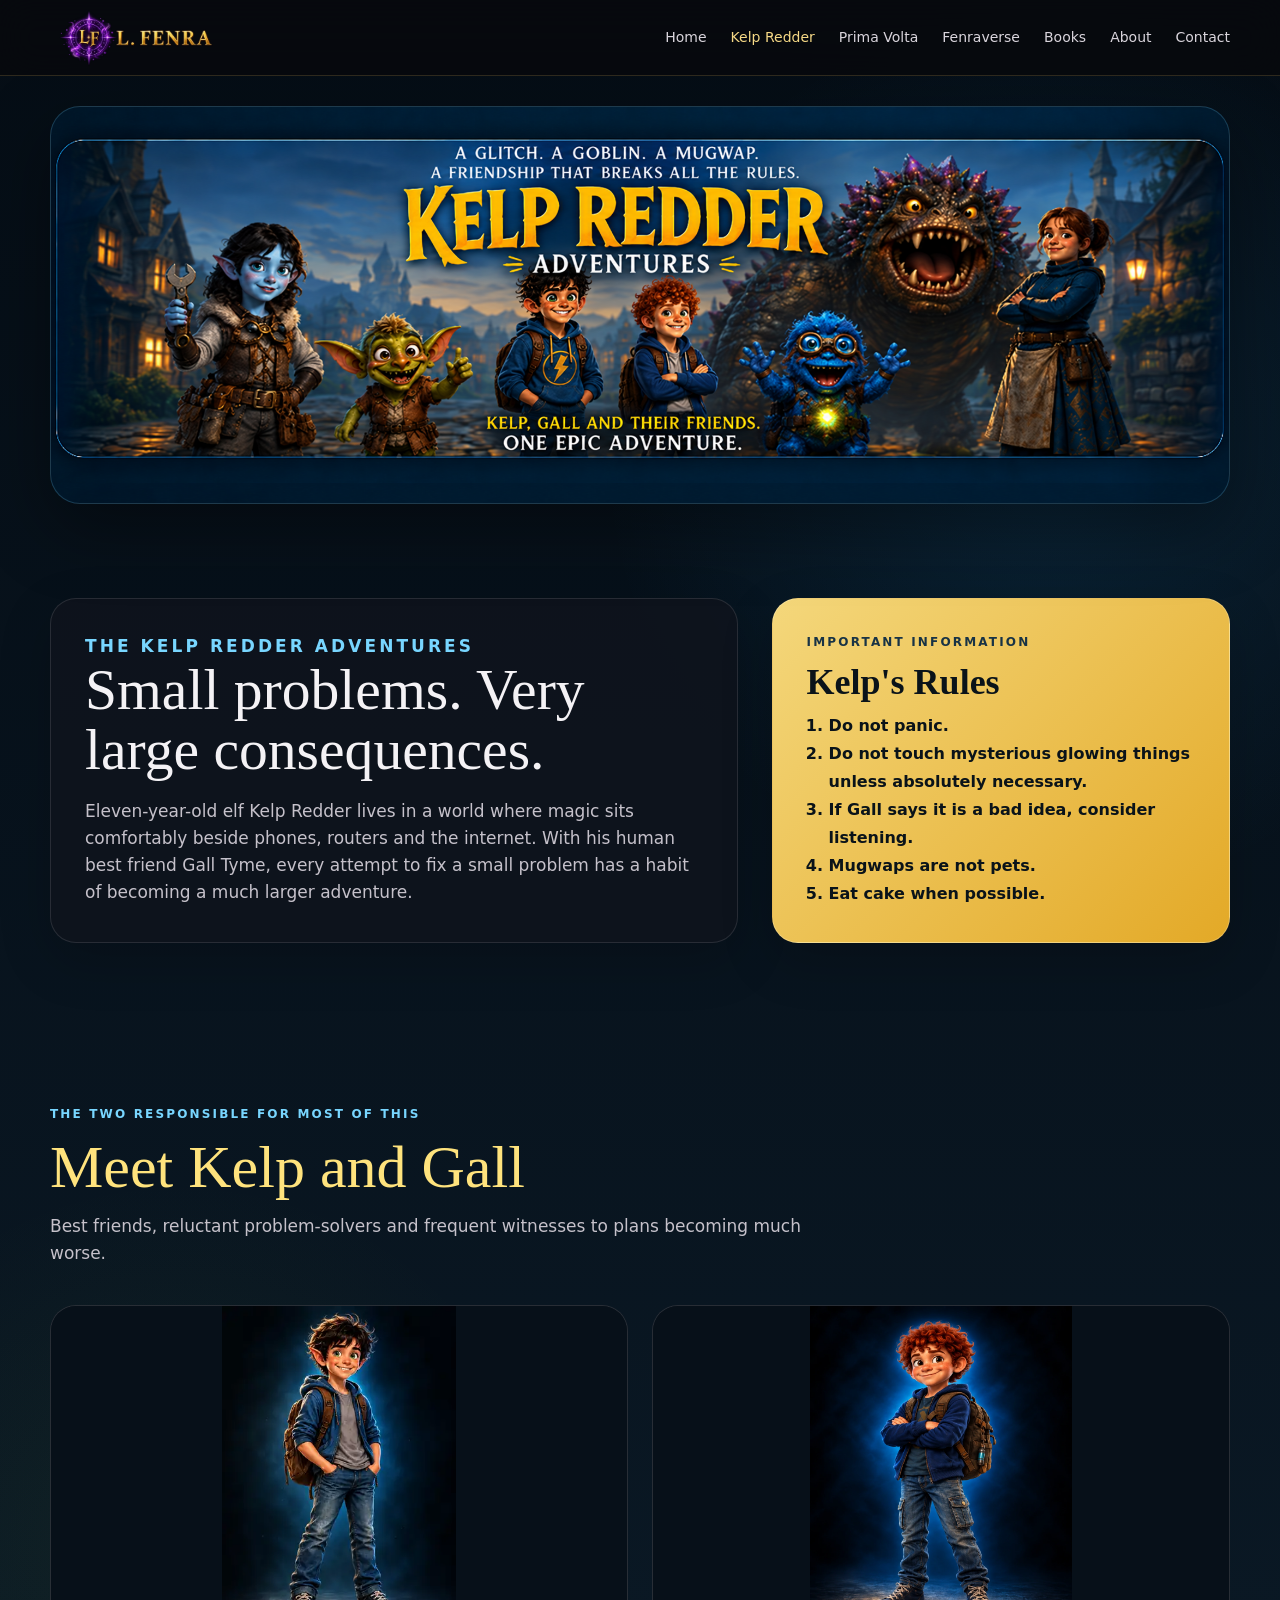
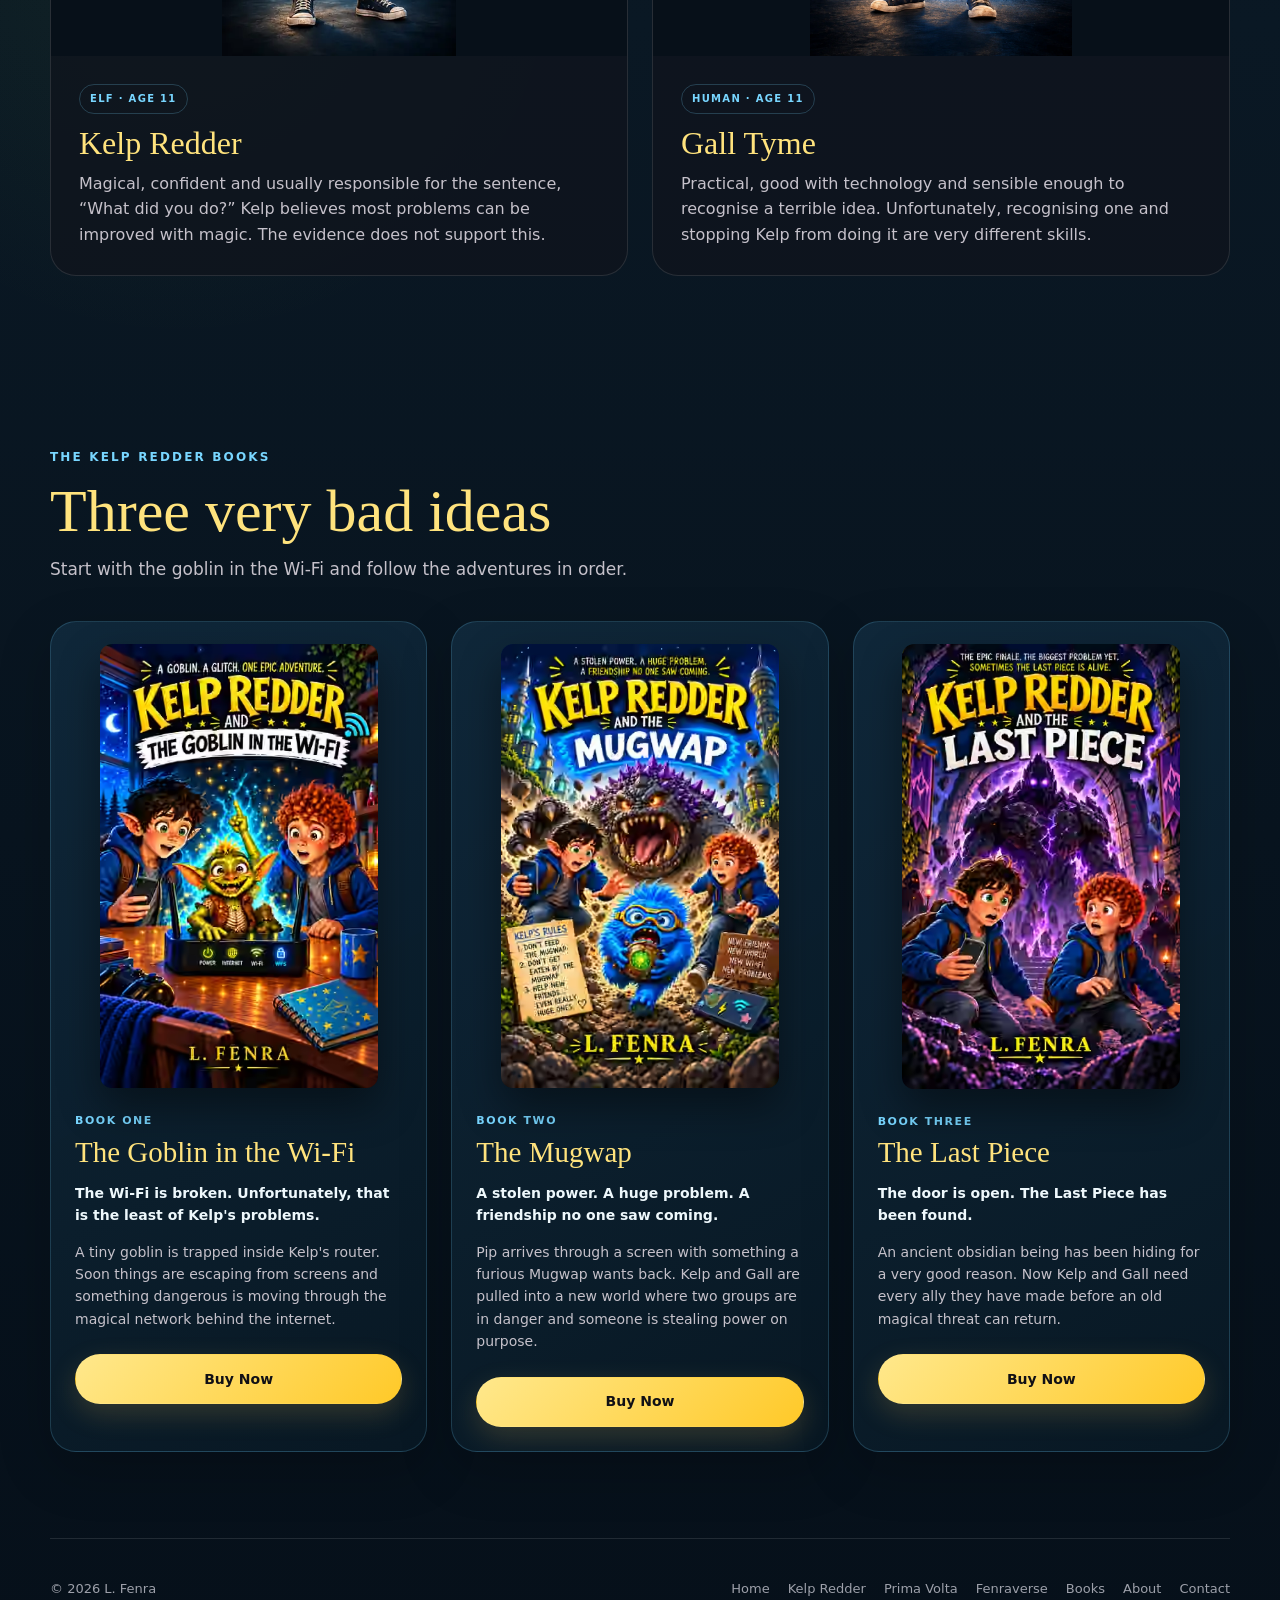
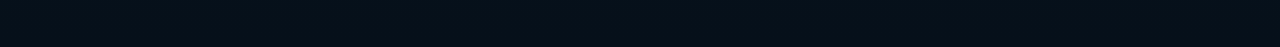
<file: kelp-redder.html>
<!doctype html>
<html lang="en-GB">
<head>
<meta charset="utf-8">
<meta name="viewport" content="width=device-width, initial-scale=1">
<title>Kelp Redder | L. Fenra</title>
<meta name="description" content="The Kelp Redder series by L. Fenra. Funny fantasy adventures for readers aged 8 to 11, packed with magic, technology, goblins and Mugwaps.">
<meta name="theme-color" content="#07131f">
<link rel="stylesheet" href="site.css">
<link rel="icon" type="image/png" sizes="32x32" href="favicon.png"><link rel="icon" type="image/x-icon" href="favicon.ico"><link rel="shortcut icon" href="favicon.ico"><link rel="apple-touch-icon" href="apple-touch-icon.png">
</head>
<body class="series-page kelp-page">
<header class="site-header" data-mobile-menu>
  <a class="brand" href="index.html" aria-label="L. Fenra home"><img class="brand-logo" src="site-logo.webp" alt="L. Fenra"></a>
  <button class="menu-toggle" type="button" aria-label="Open menu" aria-expanded="false"><span></span><span></span><span></span></button>
  <nav class="site-nav" aria-label="Main navigation"><a href="index.html">Home</a><a class="current" href="kelp-redder.html">Kelp Redder</a><a href="prima-volta.html">Prima Volta</a><a href="fenraverse.html">Fenraverse</a><a href="#books">Books</a><a href="index.html#about">About</a><a href="index.html#contact">Contact</a></nav>
</header>
<div class="goblin-peek side-right" id="goblinPeek" aria-hidden="true"><div class="goblin-sprite" id="goblinSprite" aria-hidden="true"></div></div>
<main>
  <section class="page-shell kelp-hero-wrap" aria-label="Kelp Redder Adventures">
    <div class="kelp-hero"><picture><source media="(max-width:720px)" srcset="kelp-character-elf.webp" type="image/webp"><img src="kelp-banner.webp" fetchpriority="high" alt="Kelp Redder, Gall and their magical friends"></picture><div class="kelp-mobile-copy"><p class="eyebrow">FUNNY FANTASY FOR AGES 8 TO 11</p><h1>Meet <span>Kelp Redder</span></h1><p>Magic, technology, friendship and a remarkable number of terrible ideas.</p></div></div>
  </section>

  <section class="page-shell series-intro">
    <div class="intro-grid">
      <div class="intro-panel"><p class="eyebrow">THE KELP REDDER ADVENTURES</p><h2>Small problems. Very large consequences.</h2><p>Eleven-year-old elf Kelp Redder lives in a world where magic sits comfortably beside phones, routers and the internet. With his human best friend Gall Tyme, every attempt to fix a small problem has a habit of becoming a much larger adventure.</p></div>
      <div class="rules-panel"><p class="eyebrow">IMPORTANT INFORMATION</p><h3>Kelp's Rules</h3><ol><li>Do not panic.</li><li>Do not touch mysterious glowing things unless absolutely necessary.</li><li>If Gall says it is a bad idea, consider listening.</li><li>Mugwaps are not pets.</li><li>Eat cake when possible.</li></ol></div>
    </div>
  </section>

  <section class="page-shell section" id="characters">
    <div class="section-head"><p class="eyebrow">THE TWO RESPONSIBLE FOR MOST OF THIS</p><h2>Meet Kelp and Gall</h2><p>Best friends, reluctant problem-solvers and frequent witnesses to plans becoming much worse.</p></div>
    <div class="characters-grid">
      <article class="character-card"><div class="character-art kelp"><img src="kelp-character-elf.webp" alt="Kelp Redder with pointed elf ears"></div><div class="character-copy"><span class="character-badge">ELF · AGE 11</span><h3>Kelp Redder</h3><p>Magical, confident and usually responsible for the sentence, “What did you do?” Kelp believes most problems can be improved with magic. The evidence does not support this.</p></div></article>
      <article class="character-card"><div class="character-art gall"><img src="gall-picture1.webp" alt="Gall Tyme"></div><div class="character-copy"><span class="character-badge">HUMAN · AGE 11</span><h3>Gall Tyme</h3><p>Practical, good with technology and sensible enough to recognise a terrible idea. Unfortunately, recognising one and stopping Kelp from doing it are very different skills.</p></div></article>
    </div>
  </section>

  <section class="page-shell section" id="books">
    <div class="section-head"><p class="eyebrow">THE KELP REDDER BOOKS</p><h2>Three very bad ideas</h2><p>Start with the goblin in the Wi-Fi and follow the adventures in order.</p></div>
    <div class="book-grid">
      <article class="book-card"><div class="cover-shell loaded" style="aspect-ratio:5/8" data-shell="goblin"><img src="kelp-book-1-cover.svg" data-cover="goblin" alt="Kelp Redder and the Goblin in the Wi-Fi"><div class="cover-fallback"><small>KELP REDDER · BOOK ONE</small><strong>The Goblin in the Wi-Fi</strong><span>L. FENRA</span></div></div><div class="book-body"><div class="book-number">BOOK ONE</div><h3>The Goblin in the Wi-Fi</h3><p class="book-hook">The Wi-Fi is broken. Unfortunately, that is the least of Kelp's problems.</p><p>A tiny goblin is trapped inside Kelp's router. Soon things are escaping from screens and something dangerous is moving through the magical network behind the internet.</p><a class="button gold" href="https://mybook.to/02WAw" target="_blank" rel="noopener">Buy Now</a></div></article>
      <article class="book-card"><div class="cover-shell loaded" style="aspect-ratio:5/8" data-shell="mugwap"><img src="kelp-book-2-cover.svg" data-cover="mugwap" alt="Kelp Redder and the Mugwap"><div class="cover-fallback"><small>KELP REDDER · BOOK TWO</small><strong>The Mugwap</strong><span>L. FENRA</span></div></div><div class="book-body"><div class="book-number">BOOK TWO</div><h3>The Mugwap</h3><p class="book-hook">A stolen power. A huge problem. A friendship no one saw coming.</p><p>Pip arrives through a screen with something a furious Mugwap wants back. Kelp and Gall are pulled into a new world where two groups are in danger and someone is stealing power on purpose.</p><a class="button gold" href="https://mybook.to/dn7V98U" target="_blank" rel="noopener">Buy Now</a></div></article>
      <article class="book-card"><div class="cover-shell loaded" style="aspect-ratio:5/8" data-shell="last"><img src="kelp-book-3-cover.svg" data-cover="last" alt="Kelp Redder and the Last Piece"><div class="cover-fallback"><small>KELP REDDER · BOOK THREE</small><strong>The Last Piece</strong><span>L. FENRA</span></div></div><div class="book-body"><div class="book-number">BOOK THREE</div><h3>The Last Piece</h3><p class="book-hook">The door is open. The Last Piece has been found.</p><p>An ancient obsidian being has been hiding for a very good reason. Now Kelp and Gall need every ally they have made before an old magical threat can return.</p><a class="button gold" href="https://mybook.to/ZmWTn6y" target="_blank" rel="noopener">Buy Now</a></div></article>
    </div>
  </section>
</main>
<footer><span>© 2026 L. Fenra</span><div class="footer-links"><a href="index.html">Home</a><a href="kelp-redder.html">Kelp Redder</a><a href="prima-volta.html">Prima Volta</a><a href="fenraverse.html">Fenraverse</a><a href="#books">Books</a><a href="index.html#about">About</a><a href="index.html#contact">Contact</a></div></footer>
<script>
(function(){const source='data:text/html,';const titles={goblin:'Kelp Redder and the Goblin in the Wi-Fi',mugwap:'Kelp Redder and the Mugwap',last:'Kelp Redder and the Last Piece'};function applyCover(key,src){const img=document.querySelector('[data-cover="'+key+'"]'),shell=document.querySelector('[data-shell="'+key+'"]');if(!img||!shell||!src)return;img.addEventListener('load',()=>shell.classList.add('loaded'),{once:true});img.src=src}function startGoblin(){const peek=document.getElementById('goblinPeek'),sprite=document.getElementById('goblinSprite');if(!peek||!sprite||window.matchMedia('(prefers-reduced-motion: reduce)').matches)return;const frameCount=64,frameDuration=125,totalDuration=8000;const spriteSheet=new Image();let playing=false,frameTimer=null,hideTimer=null,ready=false,currentFrame=0;const drawFrame=i=>{const h=sprite.getBoundingClientRect().height||peek.getBoundingClientRect().height;sprite.style.backgroundPosition=`0 -${i*h}px`};const hideGoblin=()=>{peek.classList.remove('playing');playing=false;if(frameTimer){clearInterval(frameTimer);frameTimer=null}if(hideTimer){clearTimeout(hideTimer);hideTimer=null}drawFrame(0)};const playFrames=()=>{let frame=0;currentFrame=0;drawFrame(0);frameTimer=setInterval(()=>{frame++;currentFrame=frame;if(frame>=frameCount){clearInterval(frameTimer);frameTimer=null;return}drawFrame(frame)},frameDuration)};const showGoblin=()=>{if(playing||!ready)return;playing=true;const left=Math.random()<.5;peek.classList.remove('playing','side-left','side-right');peek.classList.add(left?'side-left':'side-right');peek.style.top=Math.round(14+Math.random()*56)+'vh';drawFrame(0);peek.classList.add('playing');playFrames();hideTimer=setTimeout(hideGoblin,totalDuration+250)};spriteSheet.onload=()=>{ready=true};spriteSheet.src='goblin-sprite-sheet.png';window.addEventListener('resize',()=>{if(playing)drawFrame(Math.min(currentFrame,frameCount-1))});setTimeout(()=>{if(ready)showGoblin();else{const wait=setInterval(()=>{if(ready){clearInterval(wait);showGoblin()}},120)}setInterval(showGoblin,20000)},5000)}fetch(source,{headers:{Range:'bytes=0-8388607'},cache:'force-cache'}).then(r=>{if(r.status!==206&&!r.ok){if(r.body&&r.body.cancel)r.body.cancel();throw new Error('historical asset source unavailable')}return r.text()}).then(sourceHtml=>{const tags=sourceHtml.match(/<img\b[^>]*>/gi)||[];Object.entries(titles).forEach(([key,title])=>{const tag=tags.find(t=>{const a=t.match(/\balt="([^"]*)"/i);return a&&a[1].includes(title)});if(!tag)return;const s=tag.match(/\bsrc="(data:image\/[^"]+)"/i);if(s)applyCover(key,s[1])});startGoblin()}).catch(()=>{})})();
(function(){const header=document.querySelector('[data-mobile-menu]');if(!header)return;const button=header.querySelector('.menu-toggle'),nav=header.querySelector('.site-nav');button.addEventListener('click',()=>{const open=header.classList.toggle('menu-open');button.setAttribute('aria-expanded',open?'true':'false')});nav.querySelectorAll('a').forEach(a=>a.addEventListener('click',()=>{header.classList.remove('menu-open');button.setAttribute('aria-expanded','false')}));document.addEventListener('click',e=>{if(!header.contains(e.target)){header.classList.remove('menu-open');button.setAttribute('aria-expanded','false')}})})();
</script>
<script data-goatcounter="https://lfenra.goatcounter.com/count" async src="//gc.zgo.at/count.js"></script>
</body>
</html>
</file>
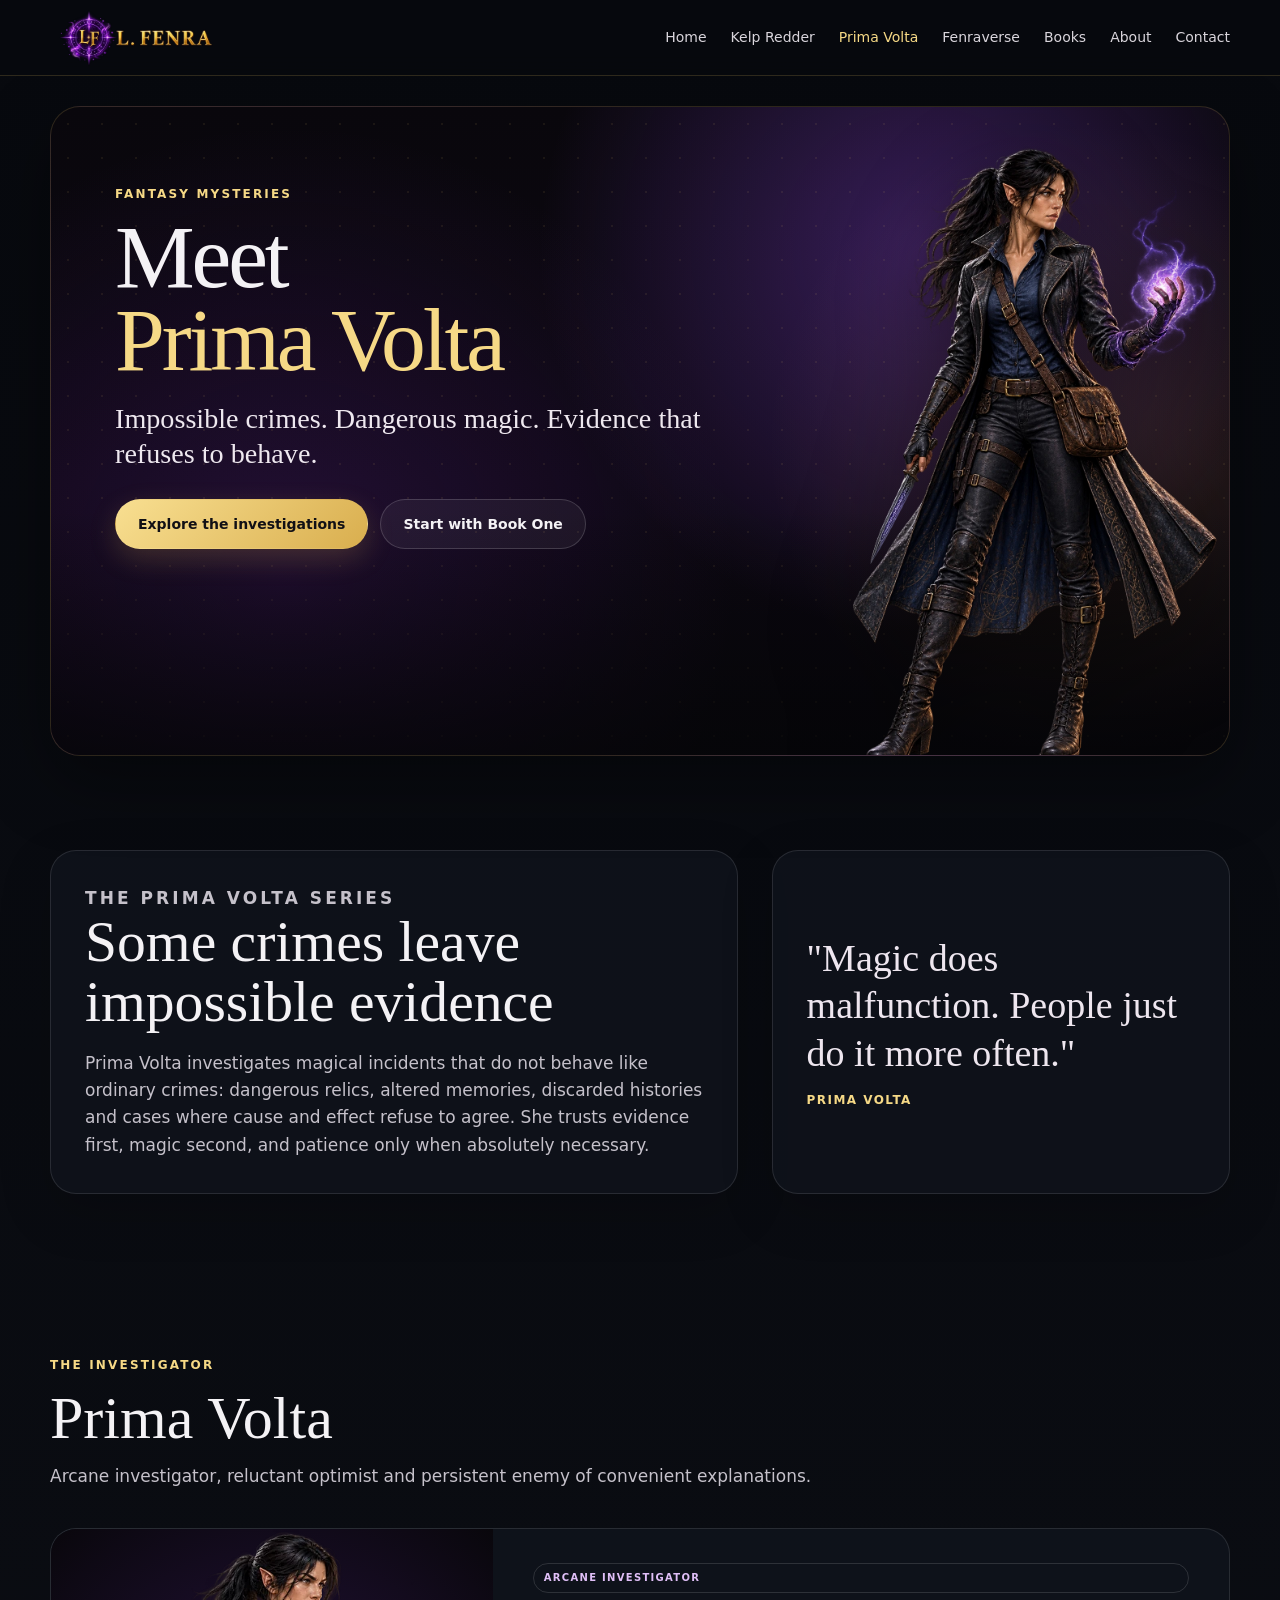
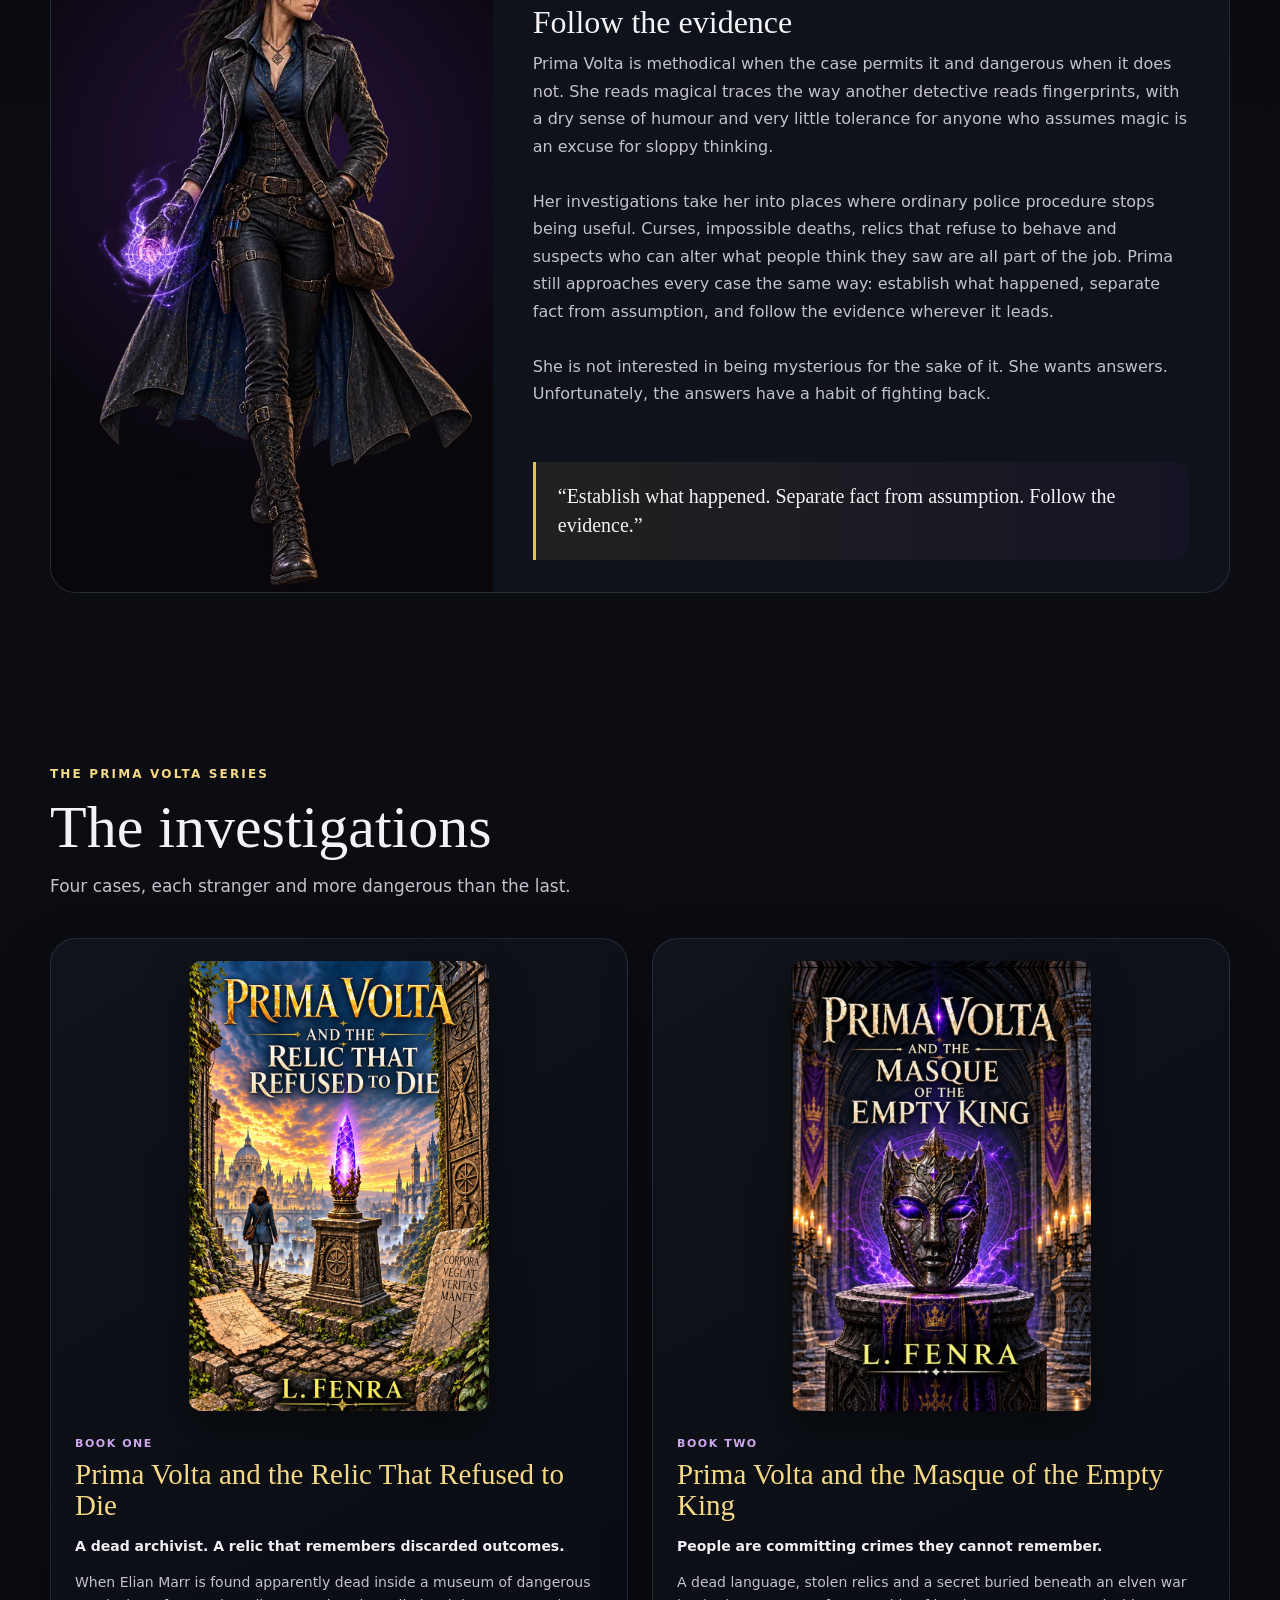
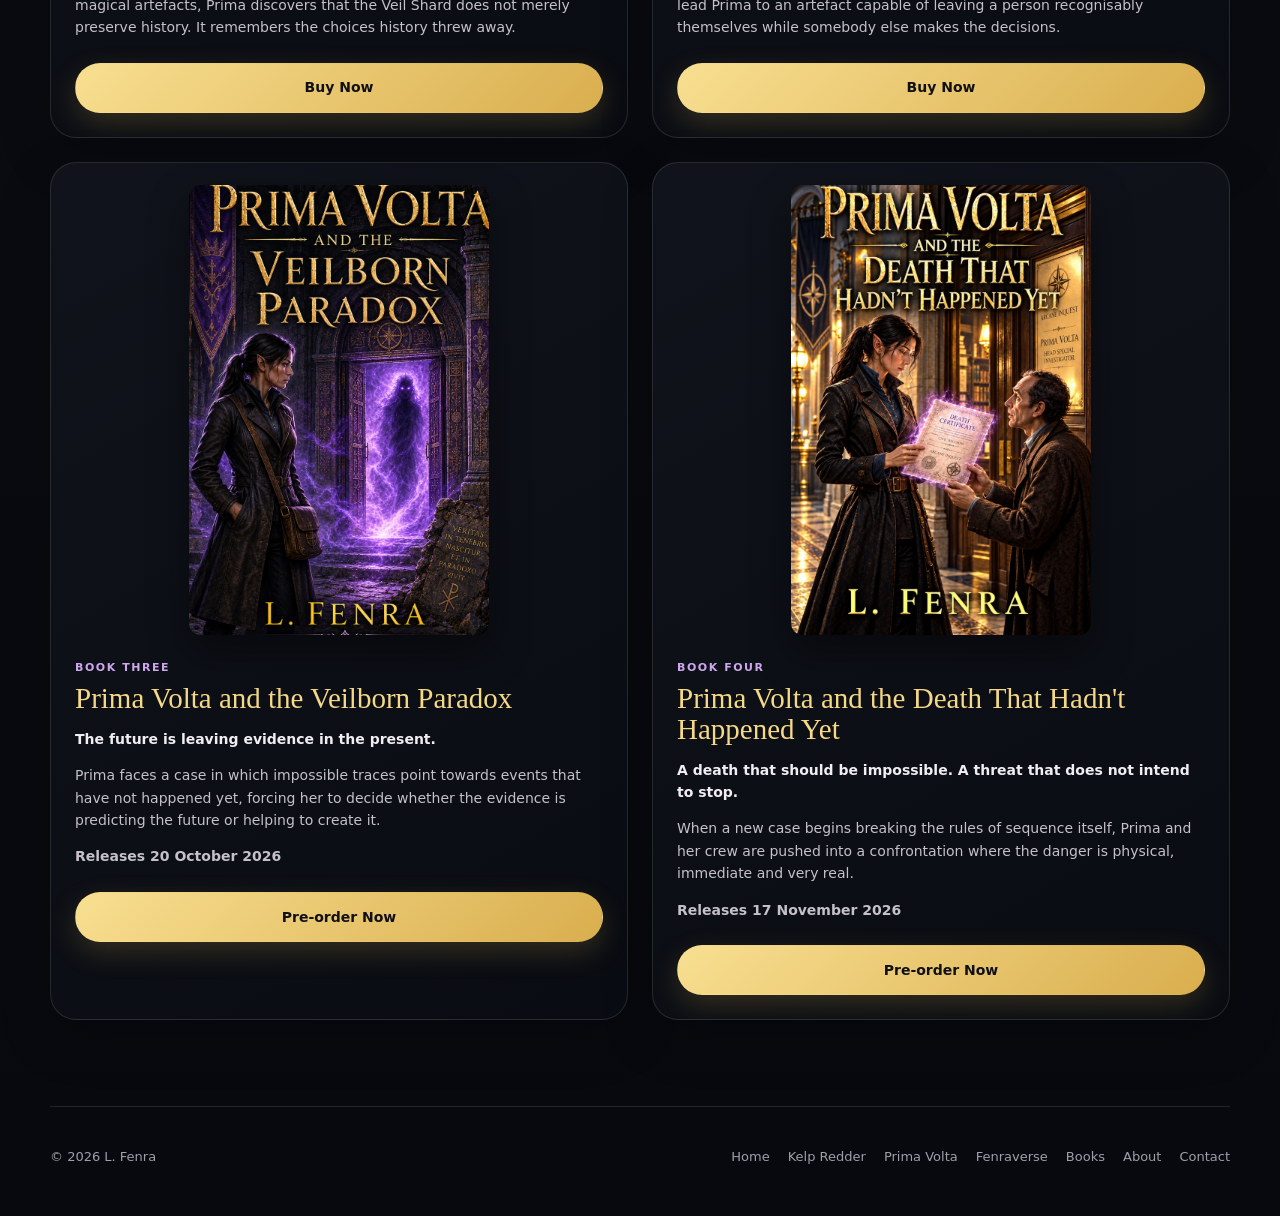
<file: prima-volta.html>
<!doctype html>
<html lang="en-GB">
<head>
<meta charset="utf-8">
<meta name="viewport" content="width=device-width, initial-scale=1">
<title>Prima Volta | L. Fenra</title>
<meta name="description" content="The Prima Volta fantasy mystery series by L. Fenra. Impossible crimes, dangerous magic, ancient relics and an investigator who follows the evidence.">
<meta name="theme-color" content="#09070c">
<link rel="stylesheet" href="site.css">
<link rel="stylesheet" href="prima-fix.css?v=20260910-2">
<link rel="icon" type="image/png" sizes="32x32" href="favicon.png"><link rel="icon" type="image/x-icon" href="favicon.ico"><link rel="shortcut icon" href="favicon.ico"><link rel="apple-touch-icon" href="apple-touch-icon.png">
</head>
<body class="series-page prima-page">
<header class="site-header" data-mobile-menu>
  <a class="brand" href="index.html" aria-label="L. Fenra home"><img class="brand-logo" src="site-logo.webp" alt="L. Fenra"></a>
  <button class="menu-toggle" type="button" aria-label="Open menu" aria-expanded="false"><span></span><span></span><span></span></button>
  <nav class="site-nav" aria-label="Main navigation"><a href="index.html">Home</a><a href="kelp-redder.html">Kelp Redder</a><a class="current" href="prima-volta.html">Prima Volta</a><a href="fenraverse.html">Fenraverse</a><a href="#books">Books</a><a href="index.html#about">About</a><a href="index.html#contact">Contact</a></nav>
</header>
<main>
  <section class="page-shell prima-hero-wrap" aria-label="Prima Volta">
    <div class="prima-hero">
      <div class="prima-hero-copy"><p class="eyebrow">FANTASY MYSTERIES</p><h1>Meet <span>Prima Volta</span></h1><p class="strap">Impossible crimes. Dangerous magic. Evidence that refuses to behave.</p><div class="hero-actions"><a class="button gold" href="#books">Explore the investigations</a><a class="button ghost" href="https://mybook.to/4KHy4o6" target="_blank" rel="noopener">Start with Book One</a></div></div>
      <img class="prima-character" src="prima-character.webp" fetchpriority="high" alt="Prima Volta holding purple magic">
    </div>
  </section>

  <section class="page-shell series-intro">
    <div class="intro-grid">
      <div class="intro-panel"><p class="eyebrow">THE PRIMA VOLTA SERIES</p><h2>Some crimes leave impossible evidence</h2><p>Prima Volta investigates magical incidents that do not behave like ordinary crimes: dangerous relics, altered memories, discarded histories and cases where cause and effect refuse to agree. She trusts evidence first, magic second, and patience only when absolutely necessary.</p></div>
      <div class="quote-panel">"Magic does malfunction. People just do it more often."<small>PRIMA VOLTA</small></div>
    </div>
  </section>

  <section class="page-shell section" id="characters">
    <div class="section-head"><p class="eyebrow">THE INVESTIGATOR</p><h2>Prima Volta</h2><p>Arcane investigator, reluctant optimist and persistent enemy of convenient explanations.</p></div>
    <div class="characters-grid"><article class="character-card single"><div class="character-art prima"><img src="landing-prima.webp" alt="Prima Volta with violet magic"></div><div class="character-copy"><span class="character-badge">ARCANE INVESTIGATOR</span><h3>Follow the evidence</h3><p>Prima Volta is methodical when the case permits it and dangerous when it does not. She reads magical traces the way another detective reads fingerprints, with a dry sense of humour and very little tolerance for anyone who assumes magic is an excuse for sloppy thinking.

Her investigations take her into places where ordinary police procedure stops being useful. Curses, impossible deaths, relics that refuse to behave and suspects who can alter what people think they saw are all part of the job. Prima still approaches every case the same way: establish what happened, separate fact from assumption, and follow the evidence wherever it leads.

She is not interested in being mysterious for the sake of it. She wants answers. Unfortunately, the answers have a habit of fighting back.</p></div></article></div>
  </section>

  <section class="page-shell section" id="books">
    <div class="section-head"><p class="eyebrow">THE PRIMA VOLTA SERIES</p><h2>The investigations</h2><p>Four cases, each stranger and more dangerous than the last.</p></div>
    <div class="book-grid">
      <article class="book-card"><div class="cover-shell loaded" data-shell="relic" data-enlarge-cover="relic" role="button" tabindex="0" aria-label="Enlarge Book One cover"><img data-cover="relic" src="prima-relic-cover-20261001.webp?v=20261001-0630" alt="Cover of Prima Volta and the Relic That Refused to Die"><div class="cover-fallback"><small>PRIMA VOLTA · BOOK ONE</small><strong>The Relic That Refused to Die</strong><span>L. FENRA</span></div></div><div class="book-body"><div class="book-number">BOOK ONE</div><h3>Prima Volta and the Relic That Refused to Die</h3><p class="book-hook">A dead archivist. A relic that remembers discarded outcomes.</p><p>When Elian Marr is found apparently dead inside a museum of dangerous magical artefacts, Prima discovers that the Veil Shard does not merely preserve history. It remembers the choices history threw away.</p><a class="button gold" href="https://mybook.to/4KHy4o6" target="_blank" rel="noopener">Buy Now</a></div></article>
      <article class="book-card"><div class="cover-shell loaded" data-shell="masque" data-enlarge-cover="masque" role="button" tabindex="0" aria-label="Enlarge Book Two cover"><img data-cover="masque" src="prima-volta-cover-masque_1.webp" alt="Cover of Prima Volta and the Masque of the Empty King"><div class="cover-fallback"><small>PRIMA VOLTA · BOOK TWO</small><strong>The Masque of the Empty King</strong><span>L. FENRA</span></div></div><div class="book-body"><div class="book-number">BOOK TWO</div><h3>Prima Volta and the Masque of the Empty King</h3><p class="book-hook">People are committing crimes they cannot remember.</p><p>A dead language, stolen relics and a secret buried beneath an elven war lead Prima to an artefact capable of leaving a person recognisably themselves while somebody else makes the decisions.</p><a class="button gold" href="https://mybook.to/wQideqS" target="_blank" rel="noopener">Buy Now</a></div></article>
      <article class="book-card"><div class="cover-shell loaded" data-shell="veilborn" data-enlarge-cover="veilborn" role="button" tabindex="0" aria-label="Enlarge Book Three cover"><img data-cover="veilborn" src="prima-volta-cover-veilborn_1.webp?v=20261001-0630" alt="Cover of Prima Volta and the Veilborn Paradox"><div class="cover-fallback"><small>PRIMA VOLTA · BOOK THREE</small><strong>The Veilborn Paradox</strong><span>L. FENRA</span></div></div><div class="book-body"><div class="book-number">BOOK THREE</div><h3>Prima Volta and the Veilborn Paradox</h3><p class="book-hook">The future is leaving evidence in the present.</p><p>Prima faces a case in which impossible traces point towards events that have not happened yet, forcing her to decide whether the evidence is predicting the future or helping to create it.</p><p><strong>Releases 20 October 2026</strong></p><a class="button gold" href="https://mybook.to/rjG3YV" target="_blank" rel="noopener">Pre-order Now</a></div></article>
      <article class="book-card"><div class="cover-shell loaded" data-shell="death" data-enlarge-cover="death" role="button" tabindex="0" aria-label="Enlarge Book Four cover"><img data-cover="death" src="prima-volta-cover-death_1.webp" alt="Cover of Prima Volta and the Death That Hadn't Happened Yet"><div class="cover-fallback"><small>PRIMA VOLTA · BOOK FOUR</small><strong>The Death That Hadn't Happened Yet</strong><span>L. FENRA</span></div></div><div class="book-body"><div class="book-number">BOOK FOUR</div><h3>Prima Volta and the Death That Hadn't Happened Yet</h3><p class="book-hook">A death that should be impossible. A threat that does not intend to stop.</p><p>When a new case begins breaking the rules of sequence itself, Prima and her crew are pushed into a confrontation where the danger is physical, immediate and very real.</p><p><strong>Releases 17 November 2026</strong></p><a class="button gold" href="https://mybook.to/R0a1B" target="_blank" rel="noopener">Pre-order Now</a></div></article>
    </div>
  </section>
</main>
<footer><span>© 2026 L. Fenra</span><div class="footer-links"><a href="index.html">Home</a><a href="kelp-redder.html">Kelp Redder</a><a href="prima-volta.html">Prima Volta</a><a href="fenraverse.html">Fenraverse</a><a href="#books">Books</a><a href="index.html#about">About</a><a href="index.html#contact">Contact</a></div></footer>
<div class="cover-modal" id="coverModal" aria-hidden="true"><div class="cover-modal-inner" role="dialog" aria-modal="true" aria-label="Enlarged book cover"><button class="cover-modal-close" type="button" aria-label="Close enlarged cover">×</button><img id="coverModalImage" alt=""></div></div>
<script>
(function(){const modal=document.getElementById('coverModal'),modalImg=document.getElementById('coverModalImage'),closeBtn=modal.querySelector('.cover-modal-close');function openCover(shell){const img=shell.querySelector('img');if(!img||!img.src)return;modalImg.src=img.src;modalImg.alt=img.alt||'Enlarged book cover';modal.classList.add('open');modal.setAttribute('aria-hidden','false');document.body.style.overflow='hidden';closeBtn.focus()}function closeCover(){modal.classList.remove('open');modal.setAttribute('aria-hidden','true');modalImg.removeAttribute('src');document.body.style.overflow=''}document.querySelectorAll('[data-enlarge-cover]').forEach(shell=>{shell.addEventListener('click',()=>openCover(shell));shell.addEventListener('keydown',e=>{if(e.key==='Enter'||e.key===' '){e.preventDefault();openCover(shell)}})});closeBtn.addEventListener('click',closeCover);modal.addEventListener('click',e=>{if(e.target===modal)closeCover()});document.addEventListener('keydown',e=>{if(e.key==='Escape'&&modal.classList.contains('open'))closeCover()})})();
(function(){const header=document.querySelector('[data-mobile-menu]');if(!header)return;const button=header.querySelector('.menu-toggle'),nav=header.querySelector('.site-nav');button.addEventListener('click',()=>{const open=header.classList.toggle('menu-open');button.setAttribute('aria-expanded',open?'true':'false')});nav.querySelectorAll('a').forEach(a=>a.addEventListener('click',()=>{header.classList.remove('menu-open');button.setAttribute('aria-expanded','false')}));document.addEventListener('click',e=>{if(!header.contains(e.target)){header.classList.remove('menu-open');button.setAttribute('aria-expanded','false')}})})();
</script>
<script data-goatcounter="https://lfenra.goatcounter.com/count" async src="//gc.zgo.at/count.js"></script>
</body>
</html>
</file>
<file: site.css>
@import url("site-base.css");
@import url("kelp-character-fix.css");

@media (min-width:721px){
  .kelp-page .kelp-hero{
    aspect-ratio:1400/472;
    min-height:0 !important;
    background:#07131f url("kelp-banner-updated.png") center/100% 100% no-repeat !important;
  }
  .kelp-page .kelp-hero picture{
    visibility:hidden !important;
  }
}

/* Landing-page cards: show the complete still image after each intro video.
   A softened copy fills the card behind it so there are no black side bars. */
body.home-page .world-card{
  position:relative;
  overflow:hidden;
}
body.home-page .world-kelp::before,
body.home-page .world-prima::before{
  content:"";
  position:absolute;
  inset:-24px;
  z-index:0;
  background-position:center;
  background-size:cover;
  background-repeat:no-repeat;
  filter:blur(18px) brightness(.52) saturate(.9);
  transform:scale(1.08);
  pointer-events:none;
}
body.home-page .world-kelp::before{
  background-image:url("landing-kelp-magic-v4.webp");
}
body.home-page .world-prima::before{
  background-image:url("landing-prima-video-final.webp");
}
body.home-page .world-kelp .world-art,
body.home-page .world-prima .world-art{
  z-index:1;
  object-fit:contain !important;
  object-position:center center !important;
  background:transparent !important;
}
</file>
<file: prima-fix.css>
/* Prima hero correction for mid-size Samsung/large-phone/tablet widths.
   The normal <=720px phone layout remains controlled by site.css. */
@media (min-width:721px) and (max-width:960px){
  .prima-page .prima-hero-wrap{padding:16px 0 4px}
  .prima-page .prima-hero{
    min-height:720px;
    border-radius:24px;
    display:flex;
    align-items:flex-end;
  }
  .prima-page .prima-hero-copy{
    width:100%;
    padding:0 30px 30px;
    z-index:4;
  }
  .prima-page .prima-hero h1{font-size:clamp(54px,8.5vw,72px)}
  .prima-page .prima-hero .strap{max-width:560px;font-size:clamp(19px,3vw,25px)}
  .prima-page .prima-character{
    right:50%;
    transform:translateX(50%);
    top:12px;
    bottom:auto;
    height:66%;
    max-width:82%;
    object-position:center top;
  }
  .prima-page .prima-hero::after{
    height:56%;
    background:linear-gradient(180deg,transparent,rgba(5,5,8,.94) 55%);
  }
}

/* Give Prima's character profile a more deliberate editorial layout. */
.prima-page #characters .character-copy{
  display:flex;
  flex-direction:column;
}
.prima-page #characters .character-copy p{
  white-space:pre-line;
  max-width:760px;
  line-height:1.72;
}
.prima-page #characters .character-copy::after{
  content:"\201C Establish what happened. Separate fact from assumption. Follow the evidence.\201D";
  display:block;
  margin-top:28px;
  padding:20px 22px;
  border-left:3px solid #e2bd63;
  border-radius:0 16px 16px 0;
  background:linear-gradient(90deg,rgba(226,189,99,.09),rgba(127,54,215,.06));
  color:#f4f2f5;
  font:500 20px/1.45 Georgia,"Times New Roman",serif;
}
@media (min-width:961px){
  .prima-page #characters .character-copy{
    padding:34px 40px 32px;
  }
  .prima-page #characters .character-copy::after{
    margin-top:auto;
  }
}
@media (max-width:720px){
  .prima-page #characters .character-copy::after{
    font-size:18px;
    padding:18px;
  }
}
</file>
